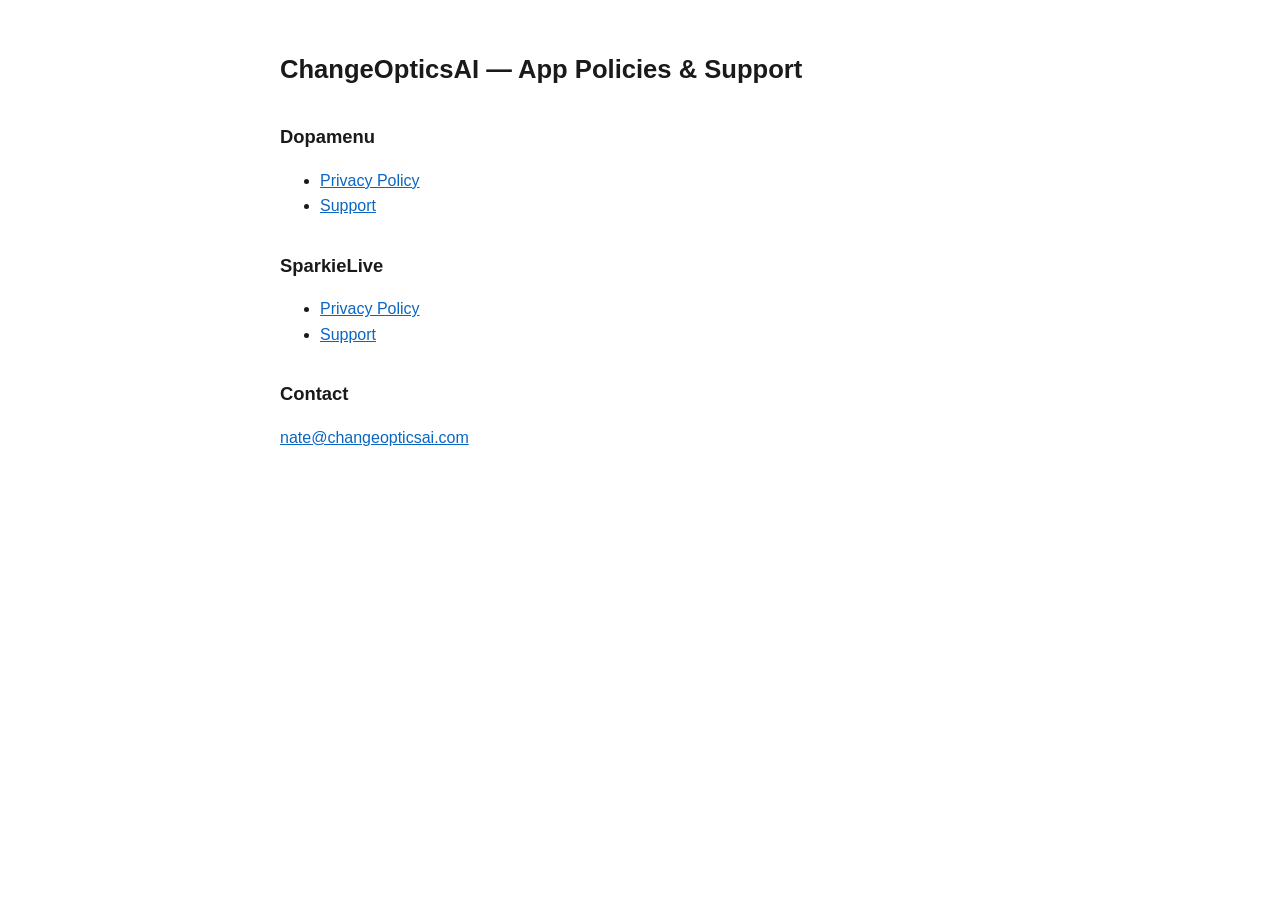
<file: index.html>
<!DOCTYPE html>
<html lang="en">
<head>
<meta charset="utf-8">
<meta name="viewport" content="width=device-width, initial-scale=1">
<title>ChangeOpticsAI — App Policies &amp; Support</title>
<style>
  body{font-family:-apple-system,BlinkMacSystemFont,"Segoe UI",Roboto,sans-serif;max-width:720px;margin:0 auto;padding:2rem 1.25rem;line-height:1.6;color:#1a1a1a;background:#fff}
  h1{font-size:1.6rem}
  h2{font-size:1.15rem;margin-top:2rem}
  a{color:#0a66c2}
  @media (prefers-color-scheme:dark){body{background:#111;color:#e8e8e8}a{color:#6ab0f3}}
</style>
</head>
<body>
<h1>ChangeOpticsAI — App Policies &amp; Support</h1>

<h2>Dopamenu</h2>
<ul>
<li><a href="dopamenu/privacy.html">Privacy Policy</a></li>
<li><a href="dopamenu/support.html">Support</a></li>
</ul>

<h2>SparkieLive</h2>
<ul>
<li><a href="sparkielive/privacy.html">Privacy Policy</a></li>
<li><a href="sparkielive/support.html">Support</a></li>
</ul>

<h2>Contact</h2>
<p><a href="mailto:nate@changeopticsai.com">nate@changeopticsai.com</a></p>
</body>
</html>
</file>
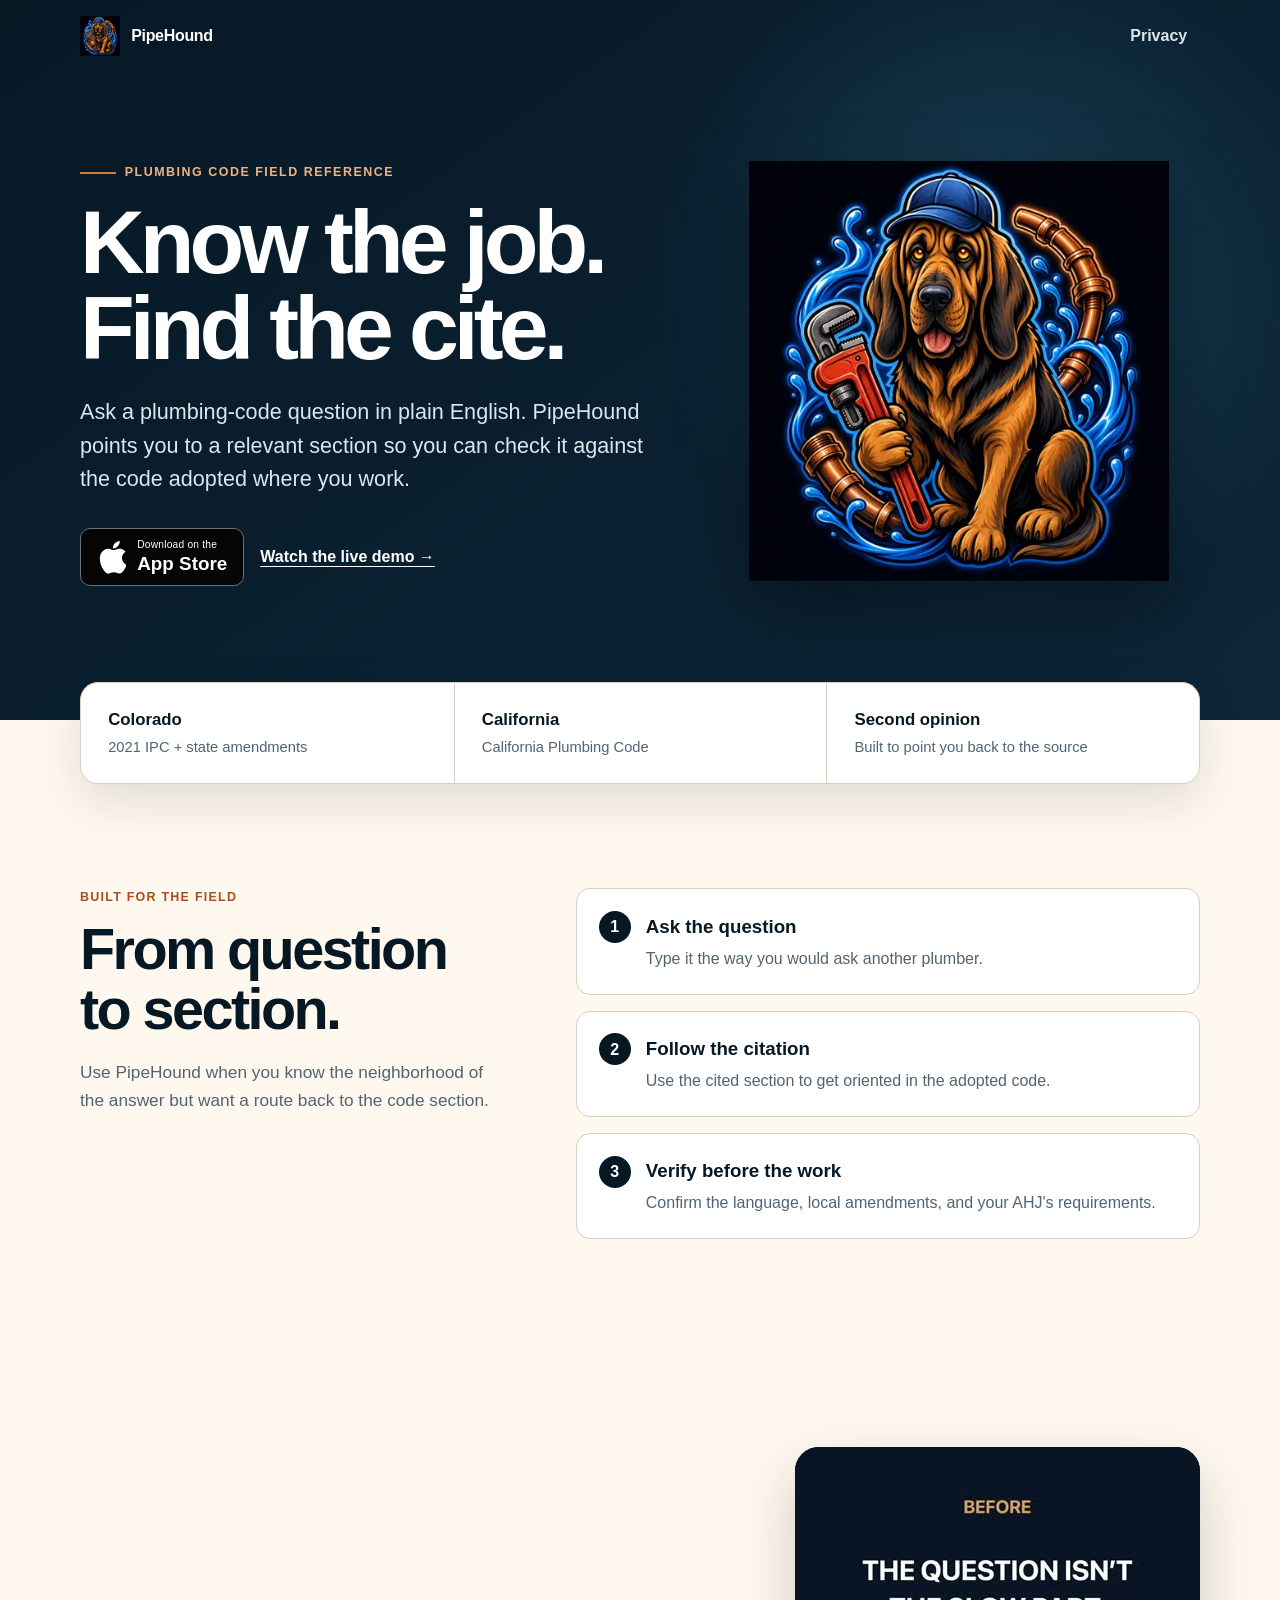
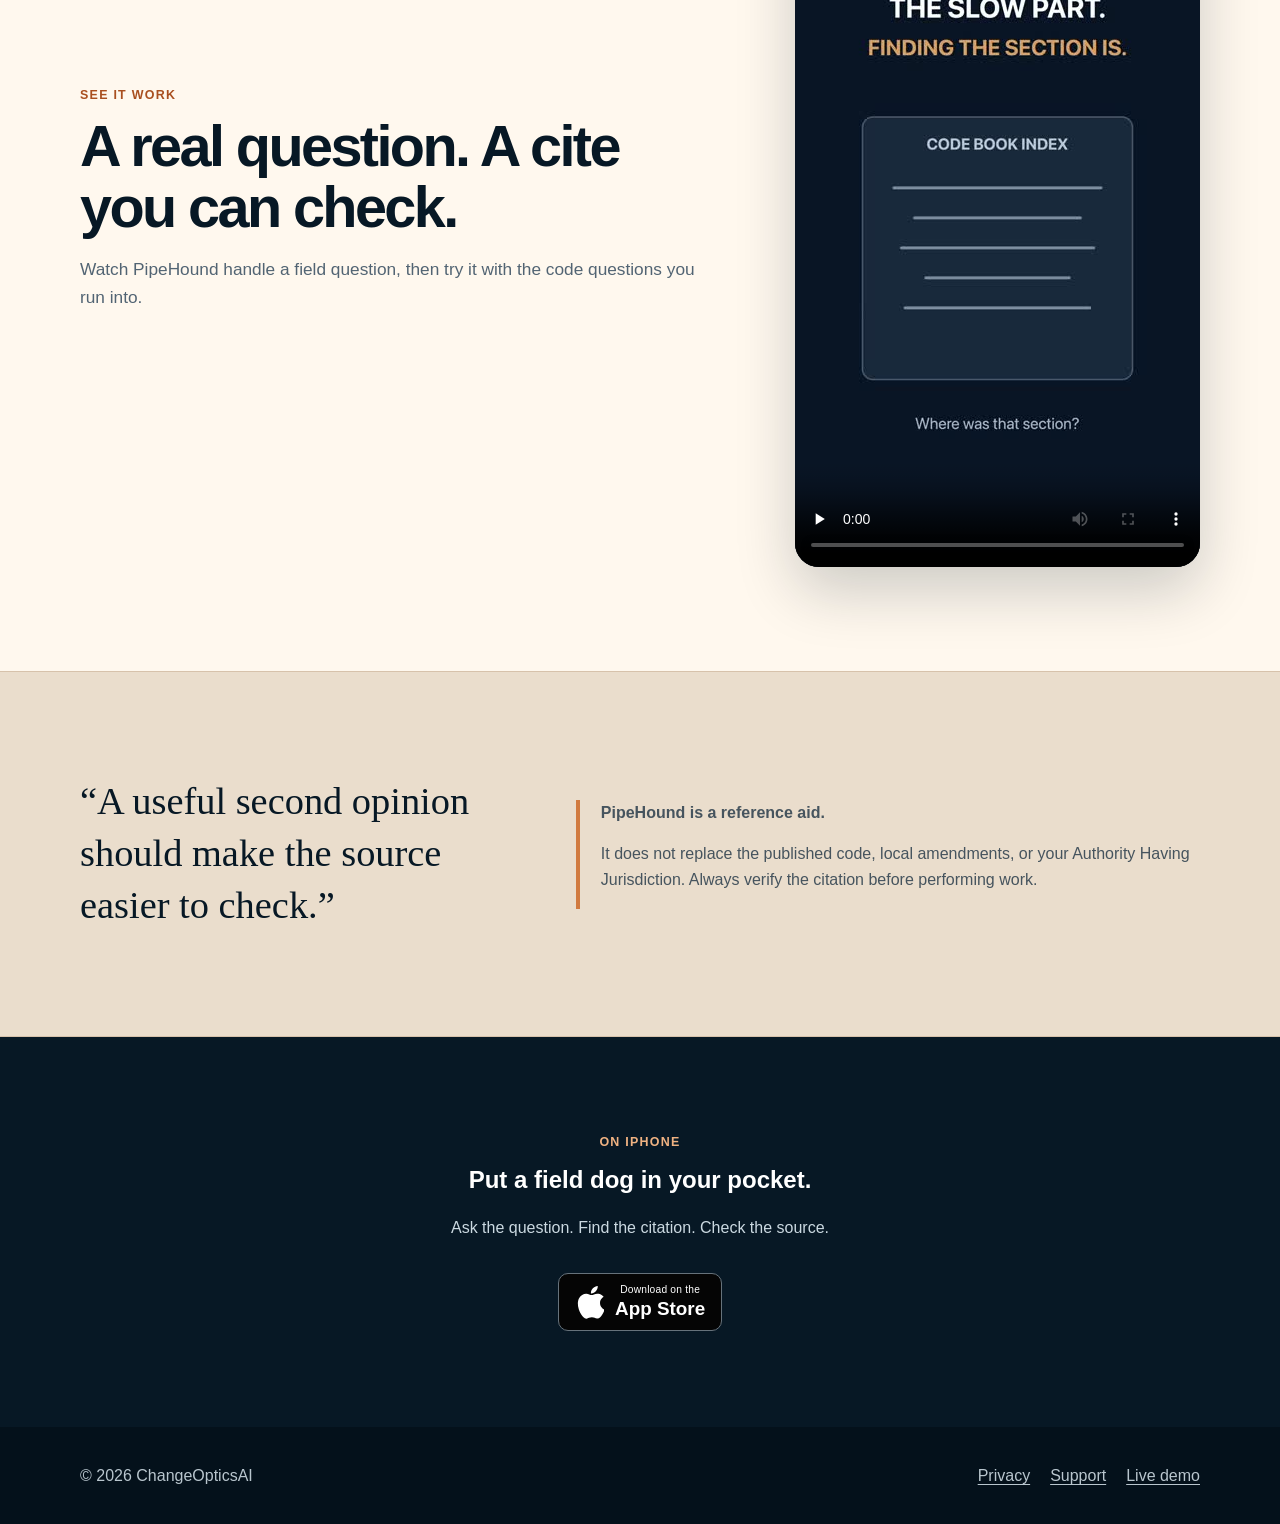
<file: pipehound/index.html>
<!doctype html>
<html lang="en">
<head>
  <meta charset="utf-8"><meta name="viewport" content="width=device-width,initial-scale=1">
  <title>PipeHound — Plumbing Code Citations in Your Pocket</title>
  <meta name="description" content="Ask PipeHound a plumbing-code question and get pointed to the relevant citation for Colorado IPC 2021 or California CPC. A second opinion built to be verified.">
  <link rel="canonical" href="https://pipehound.app/">
  <meta property="og:type" content="website"><meta property="og:site_name" content="PipeHound"><meta property="og:title" content="PipeHound — Find the cite behind the answer"><meta property="og:description" content="A plumbing-code second opinion for the field. Ask a question, follow the citation, verify it against your adopted code."><meta property="og:url" content="https://pipehound.app/"><meta property="og:image" content="https://pipehound.app/og-image.png"><meta property="og:image:width" content="1200"><meta property="og:image:height" content="630"><meta name="twitter:card" content="summary_large_image">
  <link rel="icon" href="app-icon.png"><link rel="stylesheet" href="site.css"><style>.cta .kicker{color:#efb282}.demo{background:#fff8ee}.demo-grid{display:grid;grid-template-columns:1fr minmax(280px,405px);gap:5rem;align-items:center}.demo video{display:block;width:100%;height:auto;aspect-ratio:9/16;border-radius:24px;background:#000;box-shadow:0 24px 60px rgba(7,24,37,.2)}@media(max-width:760px){.demo-grid{grid-template-columns:1fr;gap:2.25rem}.demo video{max-width:330px;margin:auto}}</style>
</head>
<body><a class="skip" href="#main">Skip to content</a>
<header class="hero"><nav class="nav wrap" aria-label="Primary"><a class="brand" href="/"><img src="hound-mark.webp" width="512" height="512" alt="">PipeHound</a><a class="nav-link" href="privacy.html">Privacy</a></nav>
<main id="main"><div class="hero-grid wrap"><div><div class="eyebrow">Plumbing code field reference</div><h1>Know the job.<br>Find the cite.</h1><p class="lead">Ask a plumbing-code question in plain English. PipeHound points you to a relevant section so you can check it against the code adopted where you work.</p><div class="actions"><a class="store-badge" href="https://apps.apple.com/app/id6790610707"><svg viewBox="0 0 24 28" aria-hidden="true"><path d="M20.7 14.9c0-3.4 2.8-5.1 3-5.2-1.6-2.3-4-2.6-4.9-2.6-2.1-.2-4 1.2-5.1 1.2-1.1 0-2.7-1.2-4.5-1.1-2.3 0-4.5 1.4-5.7 3.4-2.4 4.2-.6 10.4 1.7 13.8 1.1 1.7 2.5 3.5 4.3 3.4 1.7-.1 2.4-1.1 4.5-1.1s2.7 1.1 4.5 1c1.9 0 3-1.7 4.1-3.4 1.3-1.9 1.8-3.8 1.9-3.9-.1 0-3.8-1.5-3.8-5.5zM17.4 4.9C18.3 3.8 19 2.2 18.8.7c-1.4.1-3 .9-4 2-1 1.1-1.8 2.7-1.6 4.2 1.5.1 3.1-.8 4.2-2z"/></svg><span><small>Download on the</small><strong>App Store</strong></span></a><a class="text-link" href="https://www.instagram.com/reel/Db8tGbmkekV/">Watch the live demo&nbsp;→</a></div></div><div class="mascot"><img src="hound-mark.webp" width="512" height="512" alt="PipeHound bloodhound mascot"></div></div></header>
<div class="trust wrap" aria-label="Coverage and approach"><div><strong>Colorado</strong><span>2021 IPC + state amendments</span></div><div><strong>California</strong><span>California Plumbing Code</span></div><div><strong>Second opinion</strong><span>Built to point you back to the source</span></div></div>
<section class="section"><div class="section-grid wrap"><div><div class="kicker">Built for the field</div><h2>From question to section.</h2><p class="copy">Use PipeHound when you know the neighborhood of the answer but want a route back to the code section.</p></div><div class="steps"><article class="step"><h3>Ask the question</h3><p>Type it the way you would ask another plumber.</p></article><article class="step"><h3>Follow the citation</h3><p>Use the cited section to get oriented in the adopted code.</p></article><article class="step"><h3>Verify before the work</h3><p>Confirm the language, local amendments, and your AHJ's requirements.</p></article></div></div></section>
<section class="section demo" id="demo"><div class="demo-grid wrap"><div><div class="kicker">See it work</div><h2>A real question. A cite you can check.</h2><p class="copy">Watch PipeHound handle a field question, then try it with the code questions you run into.</p></div><video controls playsinline preload="none" poster="demo-poster.jpg" width="405" height="720" aria-label="PipeHound app demonstration"><source src="demo.mp4" type="video/mp4"><track kind="captions" src="demo-captions.vtt" srclang="en" label="English" default>Your browser does not support embedded video. <a href="demo.mp4">Open the PipeHound demo</a>.</video></div></section>
<section class="section honesty"><div class="section-grid wrap"><p class="quote">“A useful second opinion should make the source easier to check.”</p><div class="note"><strong>PipeHound is a reference aid.</strong><p>It does not replace the published code, local amendments, or your Authority Having Jurisdiction. Always verify the citation before performing work.</p></div></div></section>
<section class="cta"><div class="wrap"><div class="kicker">On iPhone</div><h2>Put a field dog in your pocket.</h2><p>Ask the question. Find the citation. Check the source.</p><a class="store-badge" href="https://apps.apple.com/app/id6790610707"><svg viewBox="0 0 24 28" aria-hidden="true"><path d="M20.7 14.9c0-3.4 2.8-5.1 3-5.2-1.6-2.3-4-2.6-4.9-2.6-2.1-.2-4 1.2-5.1 1.2-1.1 0-2.7-1.2-4.5-1.1-2.3 0-4.5 1.4-5.7 3.4-2.4 4.2-.6 10.4 1.7 13.8 1.1 1.7 2.5 3.5 4.3 3.4 1.7-.1 2.4-1.1 4.5-1.1s2.7 1.1 4.5 1c1.9 0 3-1.7 4.1-3.4 1.3-1.9 1.8-3.8 1.9-3.9-.1 0-3.8-1.5-3.8-5.5zM17.4 4.9C18.3 3.8 19 2.2 18.8.7c-1.4.1-3 .9-4 2-1 1.1-1.8 2.7-1.6 4.2 1.5.1 3.1-.8 4.2-2z"/></svg><span><small>Download on the</small><strong>App Store</strong></span></a></div></section></main>
<footer class="footer"><div class="footer-row wrap"><span>© 2026 ChangeOpticsAI</span><div class="footer-links"><a href="privacy.html">Privacy</a><a href="support.html">Support</a><a href="https://www.instagram.com/reel/Db8tGbmkekV/">Live demo</a></div></div></footer></body></html>
</file>
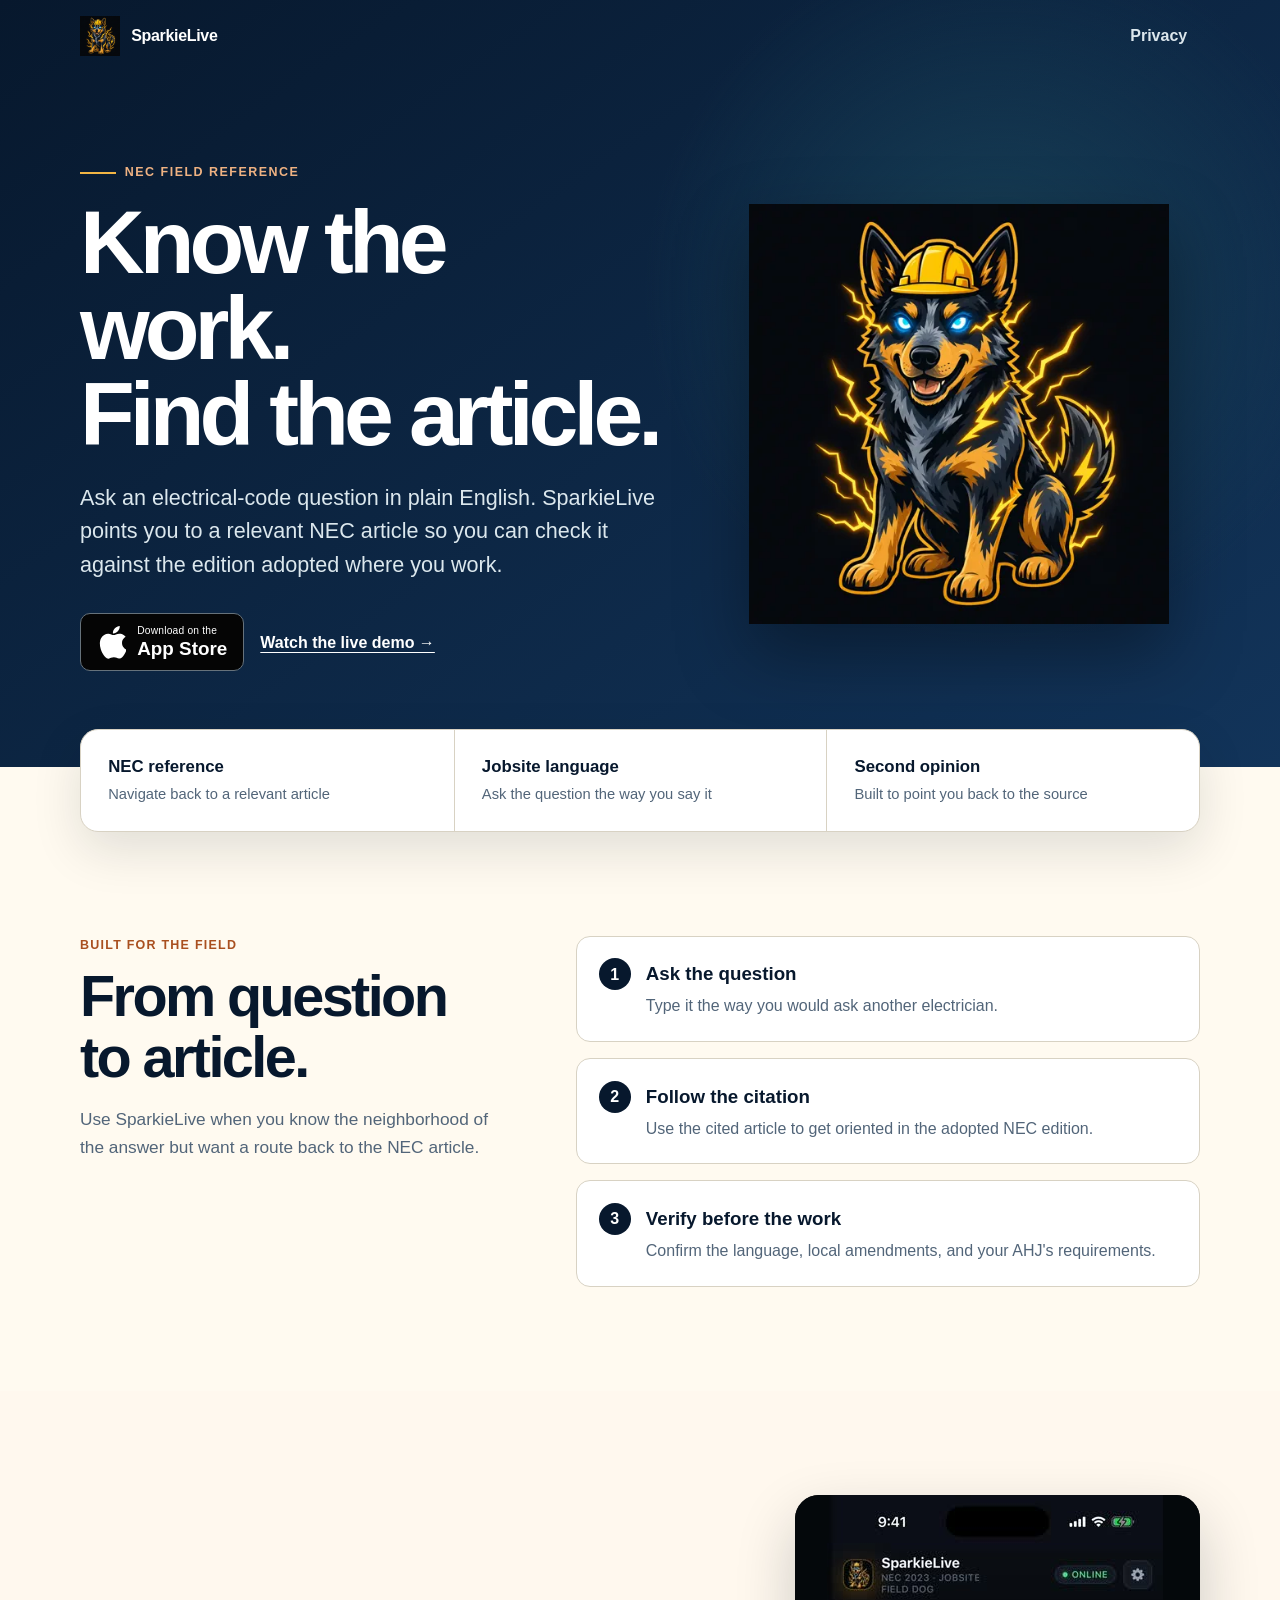
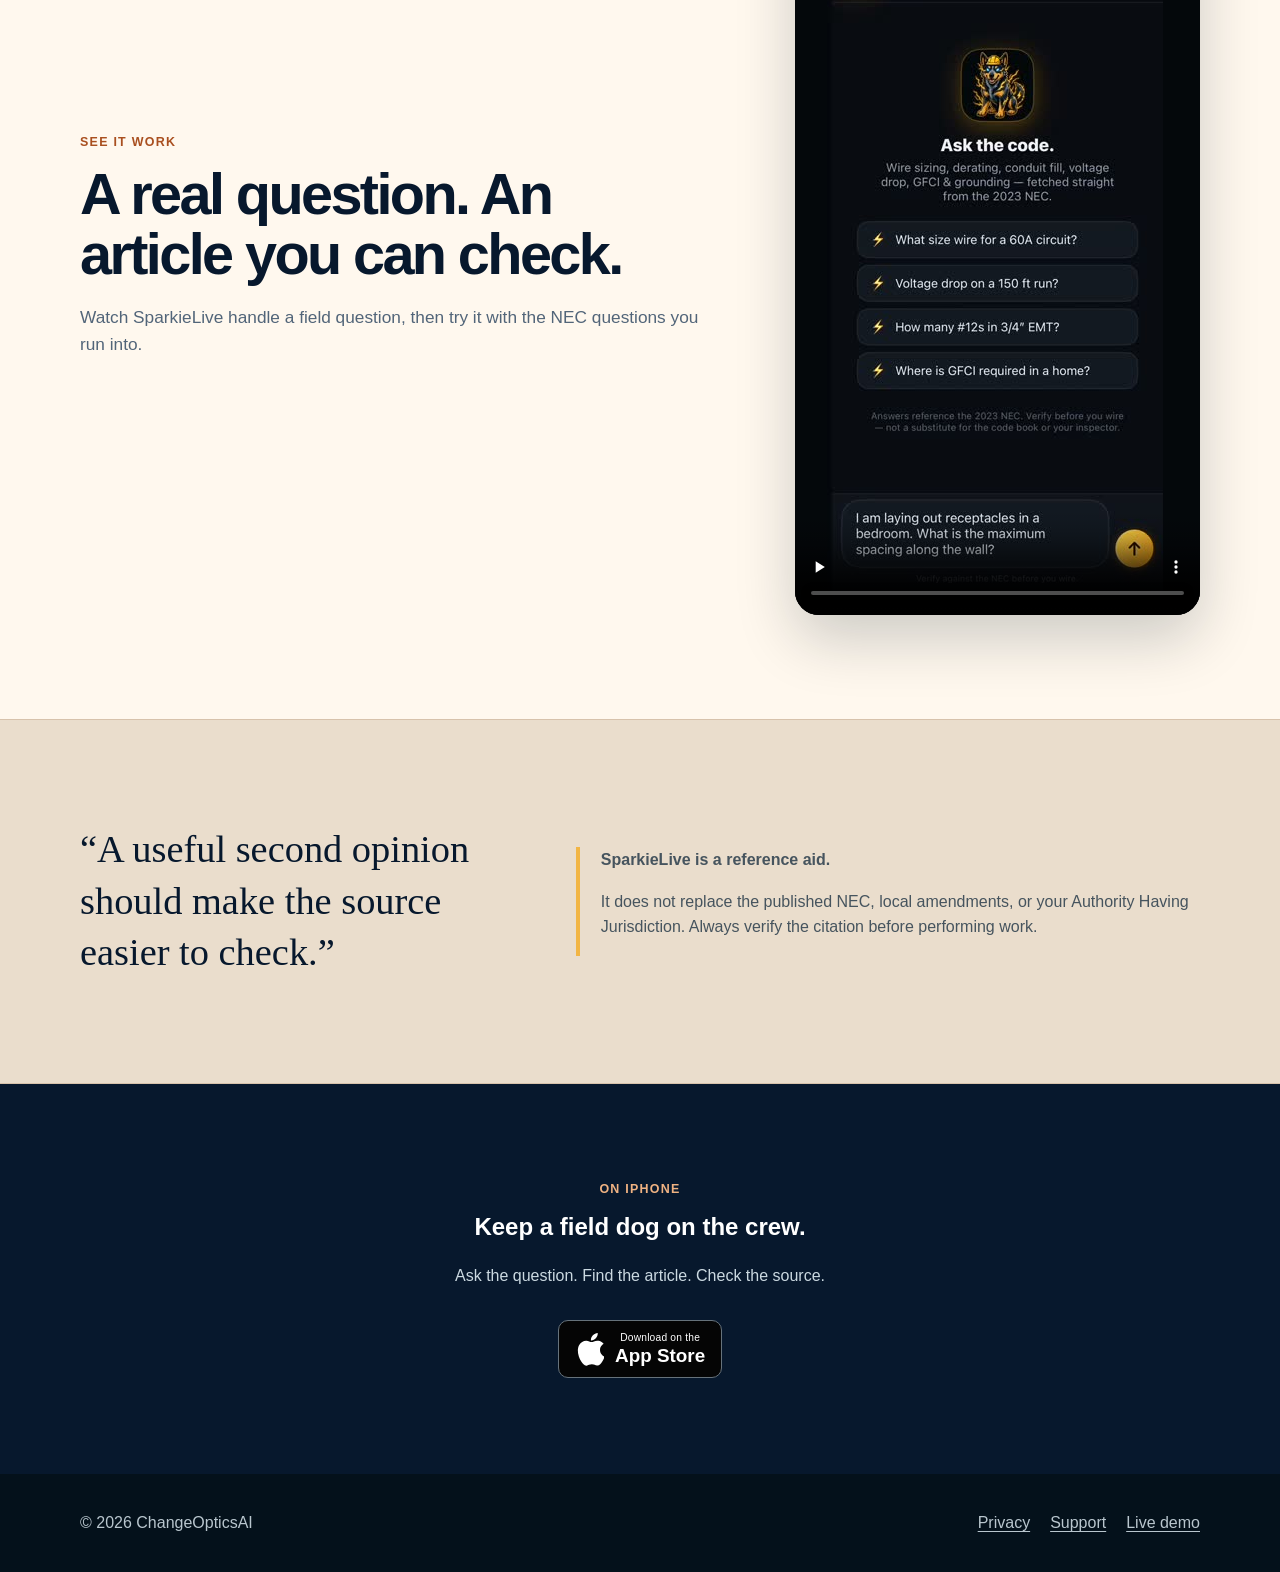
<file: sparkielive/index.html>
<!doctype html>
<html lang="en"><head><meta charset="utf-8"><meta name="viewport" content="width=device-width,initial-scale=1">
<title>SparkieLive — NEC Citations in Your Pocket</title><meta name="description" content="Ask SparkieLive an electrical-code question and get pointed to the relevant NEC article. A second opinion for electricians, built to be verified.">
<!-- Swap this origin in canonical, OG, robots.txt, and sitemap.xml when the production domain is chosen. -->
<link rel="canonical" href="https://sparkielive.app/"><meta property="og:type" content="website"><meta property="og:site_name" content="SparkieLive"><meta property="og:title" content="SparkieLive — Find the article behind the answer"><meta property="og:description" content="An NEC second opinion for the field. Ask a question, follow the article citation, verify it against the adopted code."><meta property="og:url" content="https://sparkielive.app/"><meta property="og:image" content="https://sparkielive.app/og-image.png"><meta property="og:image:width" content="1200"><meta property="og:image:height" content="630"><meta name="twitter:card" content="summary_large_image"><link rel="icon" href="app-icon.png"><link rel="stylesheet" href="site.css"><style>.cta .kicker{color:#efb282}.demo{background:#fff8ee}.demo-grid{display:grid;grid-template-columns:1fr minmax(280px,405px);gap:5rem;align-items:center}.demo video{display:block;width:100%;height:auto;aspect-ratio:9/16;border-radius:24px;background:#000;box-shadow:0 24px 60px rgba(7,24,37,.2)}@media(max-width:760px){.demo-grid{grid-template-columns:1fr;gap:2.25rem}.demo video{max-width:330px;margin:auto}}</style></head>
<body><a class="skip" href="#main">Skip to content</a><header class="hero"><nav class="nav wrap" aria-label="Primary"><a class="brand" href="/"><img src="sparkie-mark.webp" width="512" height="512" alt="">SparkieLive</a><a class="nav-link" href="privacy.html">Privacy</a></nav><main id="main"><div class="hero-grid wrap"><div><div class="eyebrow">NEC field reference</div><h1>Know the work.<br>Find the article.</h1><p class="lead">Ask an electrical-code question in plain English. SparkieLive points you to a relevant NEC article so you can check it against the edition adopted where you work.</p><div class="actions"><a class="store-badge" href="https://apps.apple.com/app/id6789219792"><svg viewBox="0 0 24 28" aria-hidden="true"><path d="M20.7 14.9c0-3.4 2.8-5.1 3-5.2-1.6-2.3-4-2.6-4.9-2.6-2.1-.2-4 1.2-5.1 1.2-1.1 0-2.7-1.2-4.5-1.1-2.3 0-4.5 1.4-5.7 3.4-2.4 4.2-.6 10.4 1.7 13.8 1.1 1.7 2.5 3.5 4.3 3.4 1.7-.1 2.4-1.1 4.5-1.1s2.7 1.1 4.5 1c1.9 0 3-1.7 4.1-3.4 1.3-1.9 1.8-3.8 1.9-3.9-.1 0-3.8-1.5-3.8-5.5zM17.4 4.9C18.3 3.8 19 2.2 18.8.7c-1.4.1-3 .9-4 2-1 1.1-1.8 2.7-1.6 4.2 1.5.1 3.1-.8 4.2-2z"/></svg><span><small>Download on the</small><strong>App Store</strong></span></a><a class="text-link" href="https://www.instagram.com/reel/Db8wL7njBt0/">Watch the live demo&nbsp;→</a></div></div><div class="mascot"><img src="sparkie-mark.webp" width="512" height="512" alt="SparkieLive field-dog mascot"></div></div></header>
<div class="trust wrap" aria-label="Coverage and approach"><div><strong>NEC reference</strong><span>Navigate back to a relevant article</span></div><div><strong>Jobsite language</strong><span>Ask the question the way you say it</span></div><div><strong>Second opinion</strong><span>Built to point you back to the source</span></div></div>
<section class="section"><div class="section-grid wrap"><div><div class="kicker">Built for the field</div><h2>From question to article.</h2><p class="copy">Use SparkieLive when you know the neighborhood of the answer but want a route back to the NEC article.</p></div><div class="steps"><article class="step"><h3>Ask the question</h3><p>Type it the way you would ask another electrician.</p></article><article class="step"><h3>Follow the citation</h3><p>Use the cited article to get oriented in the adopted NEC edition.</p></article><article class="step"><h3>Verify before the work</h3><p>Confirm the language, local amendments, and your AHJ's requirements.</p></article></div></div></section>
<section class="section demo" id="demo"><div class="demo-grid wrap"><div><div class="kicker">See it work</div><h2>A real question. An article you can check.</h2><p class="copy">Watch SparkieLive handle a field question, then try it with the NEC questions you run into.</p></div><video controls playsinline preload="none" poster="demo-poster.jpg" width="405" height="720" aria-label="SparkieLive app demonstration"><source src="demo.mp4" type="video/mp4"><track kind="captions" src="demo-captions.vtt" srclang="en" label="English" default>Your browser does not support embedded video. <a href="demo.mp4">Open the SparkieLive demo</a>.</video></div></section>
<section class="section honesty"><div class="section-grid wrap"><p class="quote">“A useful second opinion should make the source easier to check.”</p><div class="note"><strong>SparkieLive is a reference aid.</strong><p>It does not replace the published NEC, local amendments, or your Authority Having Jurisdiction. Always verify the citation before performing work.</p></div></div></section>
<section class="cta"><div class="wrap"><div class="kicker">On iPhone</div><h2>Keep a field dog on the crew.</h2><p>Ask the question. Find the article. Check the source.</p><a class="store-badge" href="https://apps.apple.com/app/id6789219792"><svg viewBox="0 0 24 28" aria-hidden="true"><path d="M20.7 14.9c0-3.4 2.8-5.1 3-5.2-1.6-2.3-4-2.6-4.9-2.6-2.1-.2-4 1.2-5.1 1.2-1.1 0-2.7-1.2-4.5-1.1-2.3 0-4.5 1.4-5.7 3.4-2.4 4.2-.6 10.4 1.7 13.8 1.1 1.7 2.5 3.5 4.3 3.4 1.7-.1 2.4-1.1 4.5-1.1s2.7 1.1 4.5 1c1.9 0 3-1.7 4.1-3.4 1.3-1.9 1.8-3.8 1.9-3.9-.1 0-3.8-1.5-3.8-5.5zM17.4 4.9C18.3 3.8 19 2.2 18.8.7c-1.4.1-3 .9-4 2-1 1.1-1.8 2.7-1.6 4.2 1.5.1 3.1-.8 4.2-2z"/></svg><span><small>Download on the</small><strong>App Store</strong></span></a></div></section></main><footer class="footer"><div class="footer-row wrap"><span>© 2026 ChangeOpticsAI</span><div class="footer-links"><a href="privacy.html">Privacy</a><a href="support.html">Support</a><a href="https://www.instagram.com/reel/Db8wL7njBt0/">Live demo</a></div></div></footer></body></html>
</file>
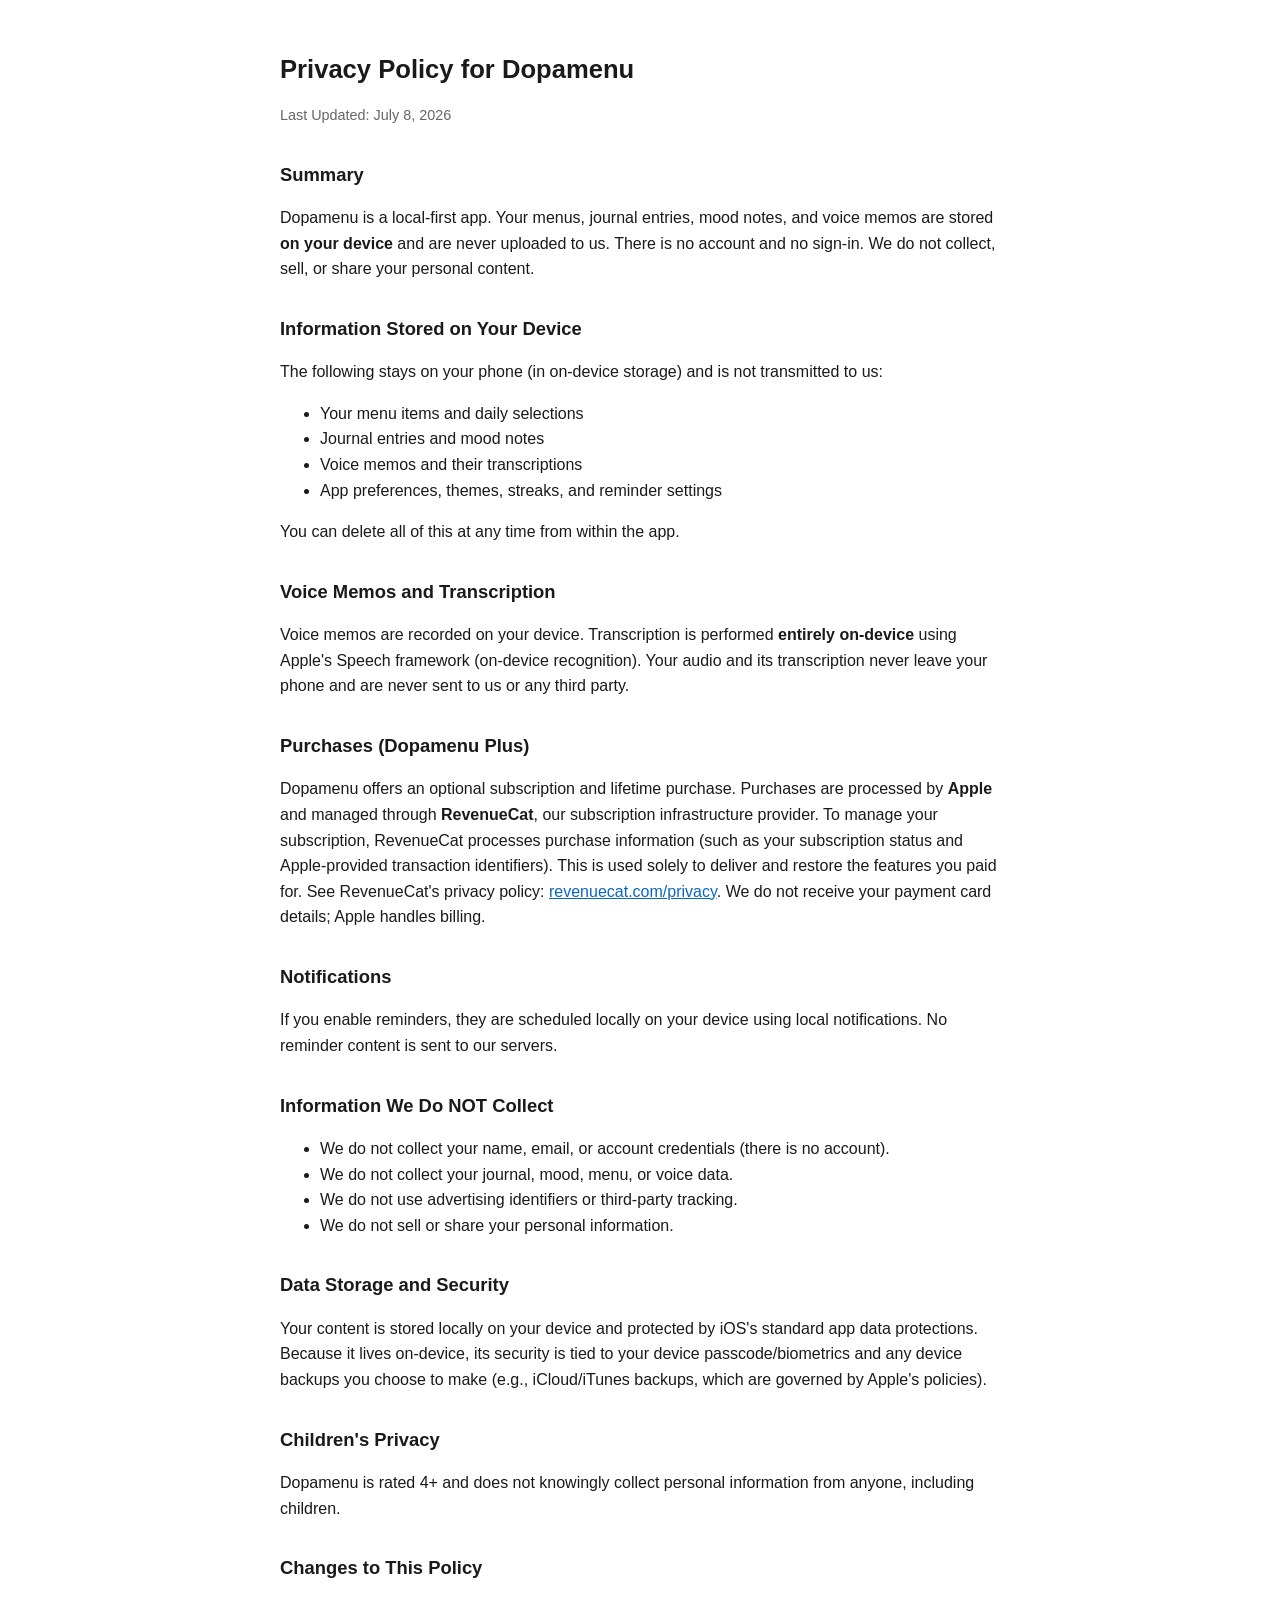
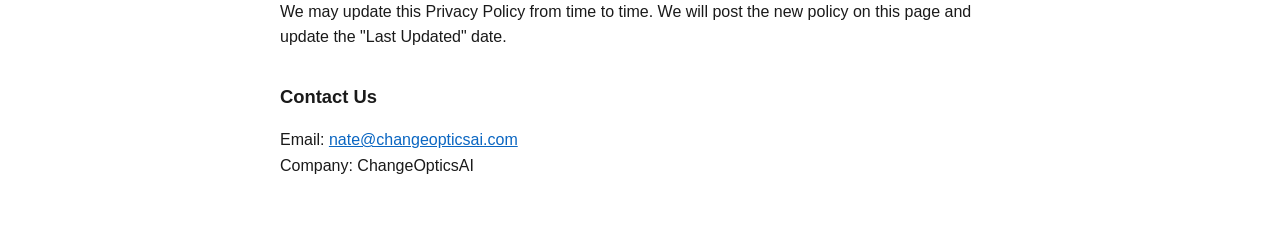
<file: dopamenu/privacy.html>
<!DOCTYPE html>
<html lang="en">
<head>
<meta charset="utf-8">
<meta name="viewport" content="width=device-width, initial-scale=1">
<title>Privacy Policy — Dopamenu</title>
<style>
  body{font-family:-apple-system,BlinkMacSystemFont,"Segoe UI",Roboto,sans-serif;max-width:720px;margin:0 auto;padding:2rem 1.25rem;line-height:1.6;color:#1a1a1a;background:#fff}
  h1{font-size:1.6rem;margin-bottom:.25rem}
  h2{font-size:1.15rem;margin-top:2rem}
  .meta{color:#666;font-size:.9rem;margin-bottom:2rem}
  a{color:#0a66c2}
  @media (prefers-color-scheme:dark){body{background:#111;color:#e8e8e8}.meta{color:#999}a{color:#6ab0f3}}
</style>
</head>
<body>
<h1>Privacy Policy for Dopamenu</h1>
<p class="meta">Last Updated: July 8, 2026</p>

<h2>Summary</h2>
<p>Dopamenu is a local-first app. Your menus, journal entries, mood notes, and voice memos are stored <strong>on your device</strong> and are never uploaded to us. There is no account and no sign-in. We do not collect, sell, or share your personal content.</p>

<h2>Information Stored on Your Device</h2>
<p>The following stays on your phone (in on-device storage) and is not transmitted to us:</p>
<ul>
<li>Your menu items and daily selections</li>
<li>Journal entries and mood notes</li>
<li>Voice memos and their transcriptions</li>
<li>App preferences, themes, streaks, and reminder settings</li>
</ul>
<p>You can delete all of this at any time from within the app.</p>

<h2>Voice Memos and Transcription</h2>
<p>Voice memos are recorded on your device. Transcription is performed <strong>entirely on-device</strong> using Apple's Speech framework (on-device recognition). Your audio and its transcription never leave your phone and are never sent to us or any third party.</p>

<h2>Purchases (Dopamenu Plus)</h2>
<p>Dopamenu offers an optional subscription and lifetime purchase. Purchases are processed by <strong>Apple</strong> and managed through <strong>RevenueCat</strong>, our subscription infrastructure provider. To manage your subscription, RevenueCat processes purchase information (such as your subscription status and Apple-provided transaction identifiers). This is used solely to deliver and restore the features you paid for. See RevenueCat's privacy policy: <a href="https://www.revenuecat.com/privacy">revenuecat.com/privacy</a>. We do not receive your payment card details; Apple handles billing.</p>

<h2>Notifications</h2>
<p>If you enable reminders, they are scheduled locally on your device using local notifications. No reminder content is sent to our servers.</p>

<h2>Information We Do NOT Collect</h2>
<ul>
<li>We do not collect your name, email, or account credentials (there is no account).</li>
<li>We do not collect your journal, mood, menu, or voice data.</li>
<li>We do not use advertising identifiers or third-party tracking.</li>
<li>We do not sell or share your personal information.</li>
</ul>

<h2>Data Storage and Security</h2>
<p>Your content is stored locally on your device and protected by iOS's standard app data protections. Because it lives on-device, its security is tied to your device passcode/biometrics and any device backups you choose to make (e.g., iCloud/iTunes backups, which are governed by Apple's policies).</p>

<h2>Children's Privacy</h2>
<p>Dopamenu is rated 4+ and does not knowingly collect personal information from anyone, including children.</p>

<h2>Changes to This Policy</h2>
<p>We may update this Privacy Policy from time to time. We will post the new policy on this page and update the "Last Updated" date.</p>

<h2>Contact Us</h2>
<p>Email: <a href="mailto:nate@changeopticsai.com">nate@changeopticsai.com</a><br>
Company: ChangeOpticsAI</p>
</body>
</html>
</file>
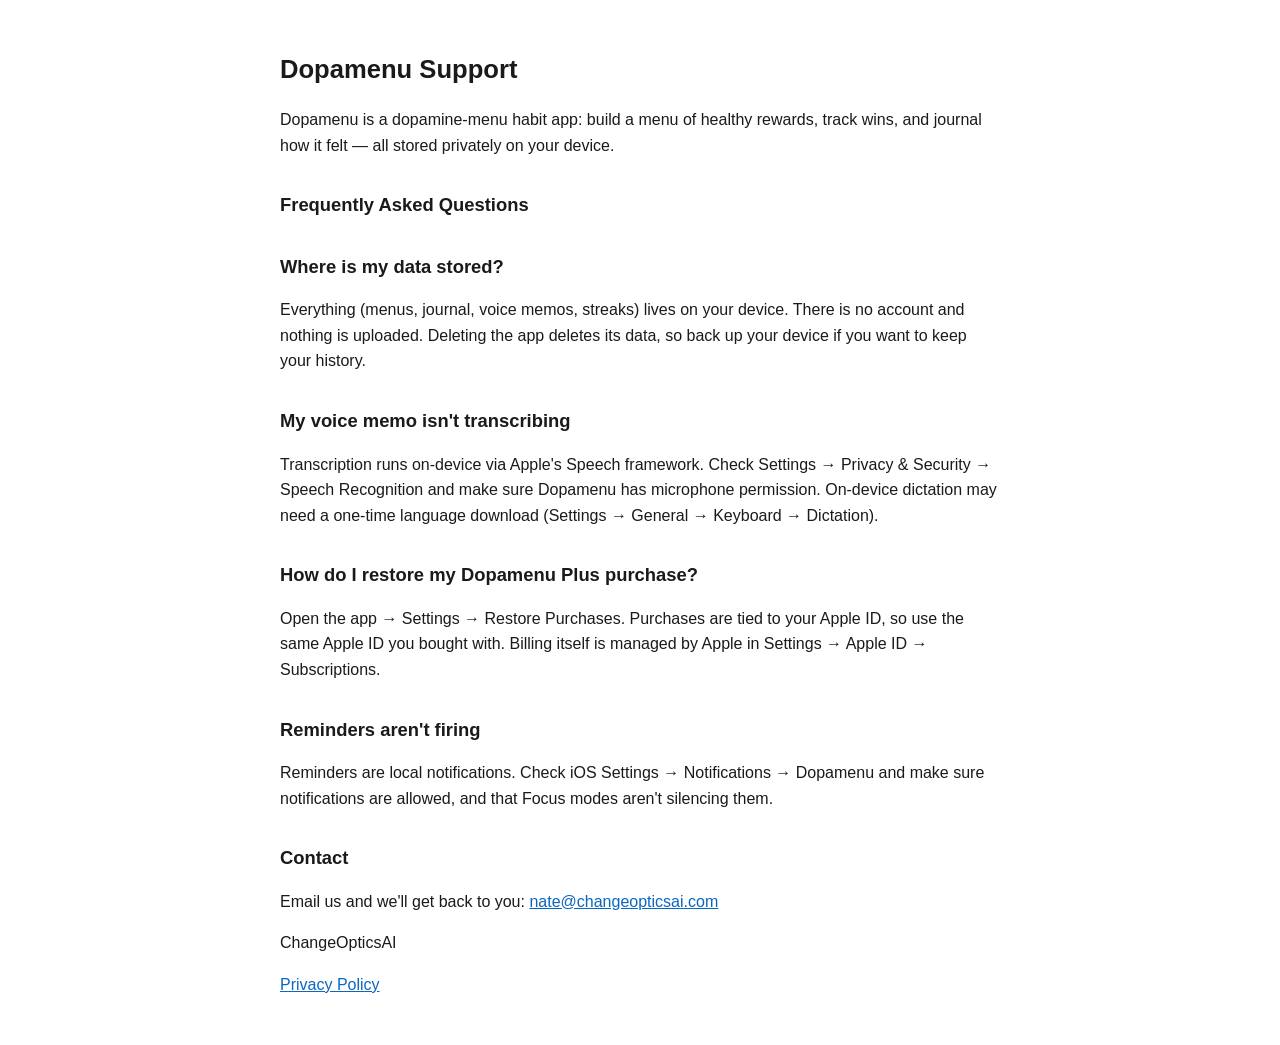
<file: dopamenu/support.html>
<!DOCTYPE html>
<html lang="en">
<head>
<meta charset="utf-8">
<meta name="viewport" content="width=device-width, initial-scale=1">
<title>Support — Dopamenu</title>
<style>
  body{font-family:-apple-system,BlinkMacSystemFont,"Segoe UI",Roboto,sans-serif;max-width:720px;margin:0 auto;padding:2rem 1.25rem;line-height:1.6;color:#1a1a1a;background:#fff}
  h1{font-size:1.6rem}
  h2{font-size:1.15rem;margin-top:2rem}
  a{color:#0a66c2}
  @media (prefers-color-scheme:dark){body{background:#111;color:#e8e8e8}a{color:#6ab0f3}}
</style>
</head>
<body>
<h1>Dopamenu Support</h1>
<p>Dopamenu is a dopamine-menu habit app: build a menu of healthy rewards, track wins, and journal how it felt — all stored privately on your device.</p>

<h2>Frequently Asked Questions</h2>

<h2>Where is my data stored?</h2>
<p>Everything (menus, journal, voice memos, streaks) lives on your device. There is no account and nothing is uploaded. Deleting the app deletes its data, so back up your device if you want to keep your history.</p>

<h2>My voice memo isn't transcribing</h2>
<p>Transcription runs on-device via Apple's Speech framework. Check Settings → Privacy &amp; Security → Speech Recognition and make sure Dopamenu has microphone permission. On-device dictation may need a one-time language download (Settings → General → Keyboard → Dictation).</p>

<h2>How do I restore my Dopamenu Plus purchase?</h2>
<p>Open the app → Settings → Restore Purchases. Purchases are tied to your Apple ID, so use the same Apple ID you bought with. Billing itself is managed by Apple in Settings → Apple ID → Subscriptions.</p>

<h2>Reminders aren't firing</h2>
<p>Reminders are local notifications. Check iOS Settings → Notifications → Dopamenu and make sure notifications are allowed, and that Focus modes aren't silencing them.</p>

<h2>Contact</h2>
<p>Email us and we'll get back to you: <a href="mailto:nate@changeopticsai.com">nate@changeopticsai.com</a></p>
<p>ChangeOpticsAI</p>

<p><a href="privacy.html">Privacy Policy</a></p>
</body>
</html>
</file>
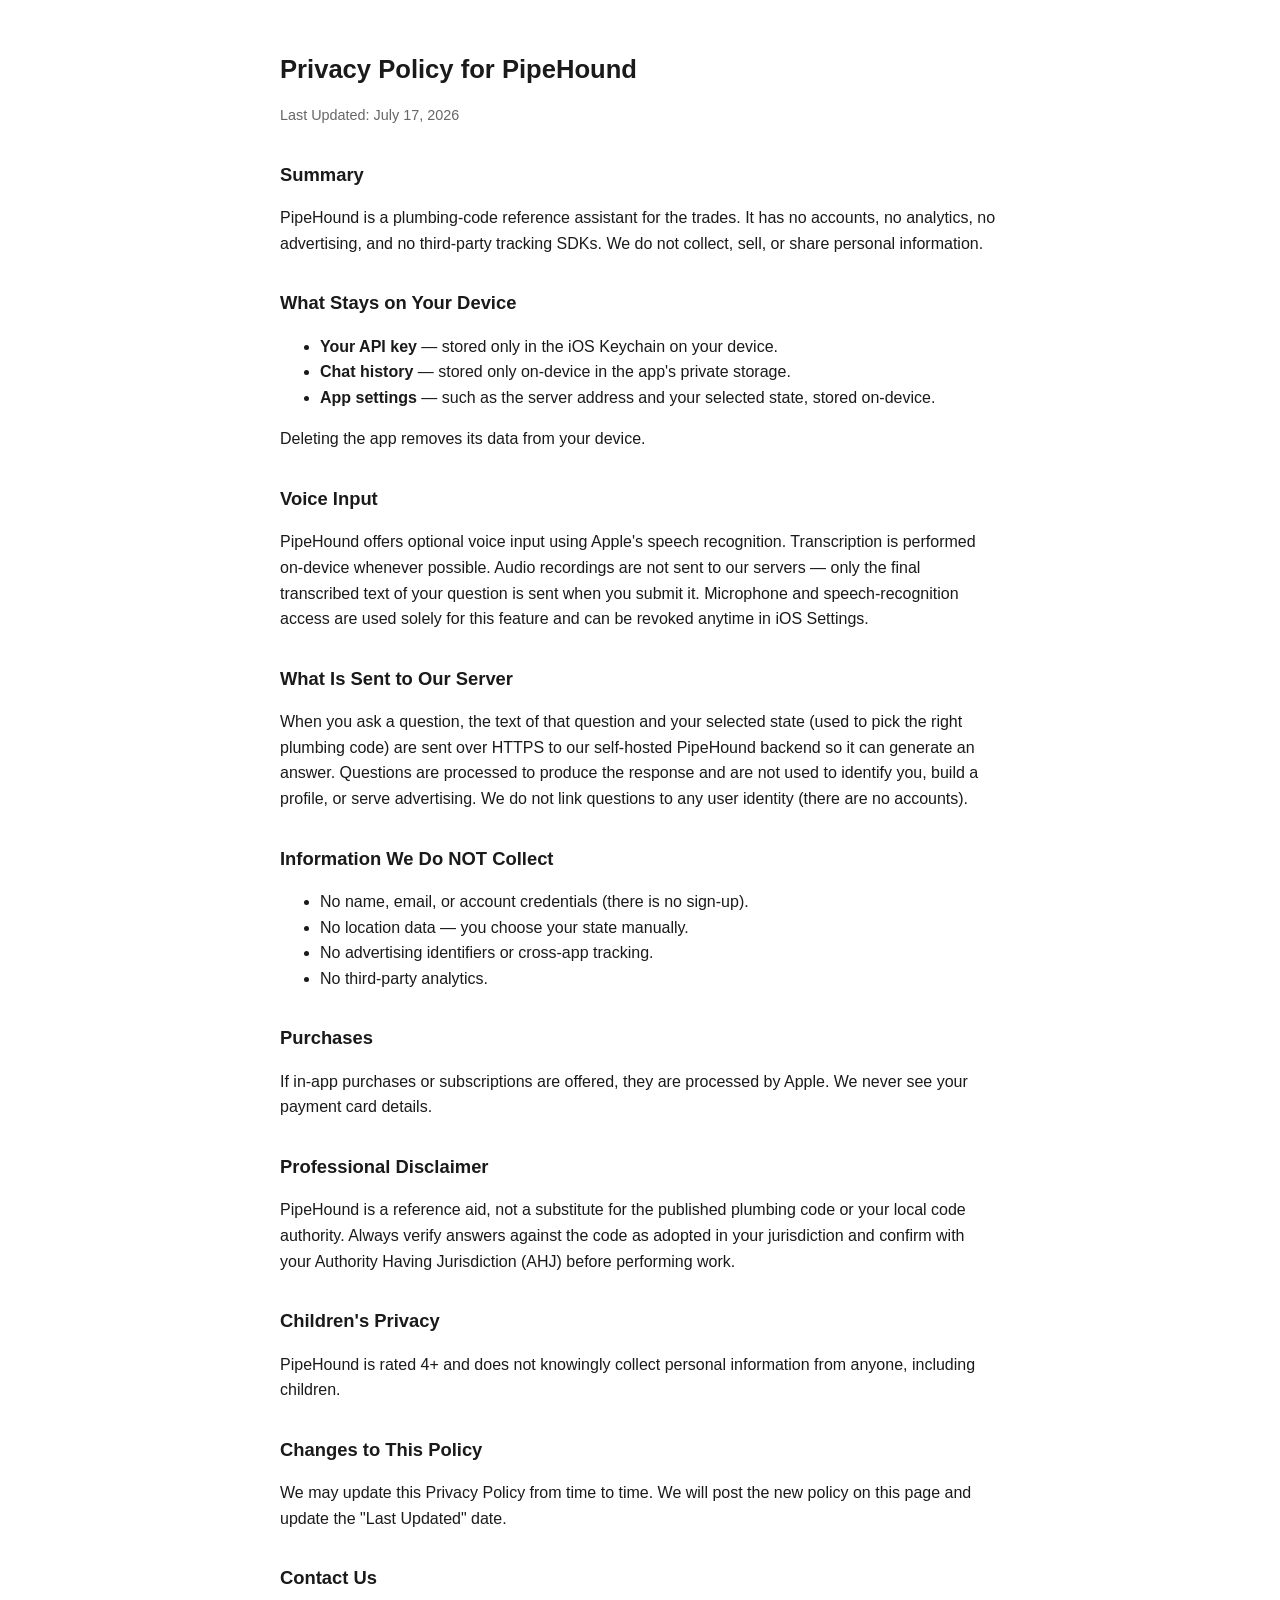
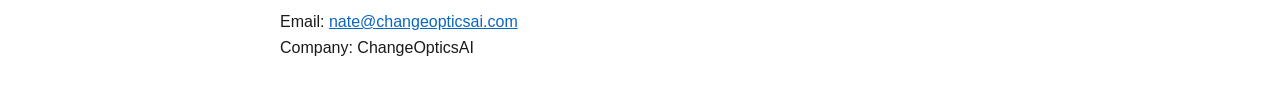
<file: pipehound/privacy.html>
<!DOCTYPE html>
<html lang="en">
<head>
<meta charset="utf-8">
<meta name="viewport" content="width=device-width, initial-scale=1">
<title>Privacy Policy — PipeHound</title>
<style>
  body{font-family:-apple-system,BlinkMacSystemFont,"Segoe UI",Roboto,sans-serif;max-width:720px;margin:0 auto;padding:2rem 1.25rem;line-height:1.6;color:#1a1a1a;background:#fff}
  h1{font-size:1.6rem;margin-bottom:.25rem}
  h2{font-size:1.15rem;margin-top:2rem}
  .meta{color:#666;font-size:.9rem;margin-bottom:2rem}
  a{color:#0a66c2}
  @media (prefers-color-scheme:dark){body{background:#111;color:#e8e8e8}.meta{color:#999}a{color:#6ab0f3}}
</style>
</head>
<body>
<h1>Privacy Policy for PipeHound</h1>
<p class="meta">Last Updated: July 17, 2026</p>

<h2>Summary</h2>
<p>PipeHound is a plumbing-code reference assistant for the trades. It has no accounts, no analytics, no advertising, and no third-party tracking SDKs. We do not collect, sell, or share personal information.</p>

<h2>What Stays on Your Device</h2>
<ul>
<li><strong>Your API key</strong> — stored only in the iOS Keychain on your device.</li>
<li><strong>Chat history</strong> — stored only on-device in the app's private storage.</li>
<li><strong>App settings</strong> — such as the server address and your selected state, stored on-device.</li>
</ul>
<p>Deleting the app removes its data from your device.</p>

<h2>Voice Input</h2>
<p>PipeHound offers optional voice input using Apple's speech recognition. Transcription is performed on-device whenever possible. Audio recordings are not sent to our servers — only the final transcribed text of your question is sent when you submit it. Microphone and speech-recognition access are used solely for this feature and can be revoked anytime in iOS Settings.</p>

<h2>What Is Sent to Our Server</h2>
<p>When you ask a question, the text of that question and your selected state (used to pick the right plumbing code) are sent over HTTPS to our self-hosted PipeHound backend so it can generate an answer. Questions are processed to produce the response and are not used to identify you, build a profile, or serve advertising. We do not link questions to any user identity (there are no accounts).</p>

<h2>Information We Do NOT Collect</h2>
<ul>
<li>No name, email, or account credentials (there is no sign-up).</li>
<li>No location data — you choose your state manually.</li>
<li>No advertising identifiers or cross-app tracking.</li>
<li>No third-party analytics.</li>
</ul>

<h2>Purchases</h2>
<p>If in-app purchases or subscriptions are offered, they are processed by Apple. We never see your payment card details.</p>

<h2>Professional Disclaimer</h2>
<p>PipeHound is a reference aid, not a substitute for the published plumbing code or your local code authority. Always verify answers against the code as adopted in your jurisdiction and confirm with your Authority Having Jurisdiction (AHJ) before performing work.</p>

<h2>Children's Privacy</h2>
<p>PipeHound is rated 4+ and does not knowingly collect personal information from anyone, including children.</p>

<h2>Changes to This Policy</h2>
<p>We may update this Privacy Policy from time to time. We will post the new policy on this page and update the "Last Updated" date.</p>

<h2>Contact Us</h2>
<p>Email: <a href="mailto:nate@changeopticsai.com">nate@changeopticsai.com</a><br>
Company: ChangeOpticsAI</p>
</body>
</html>
</file>
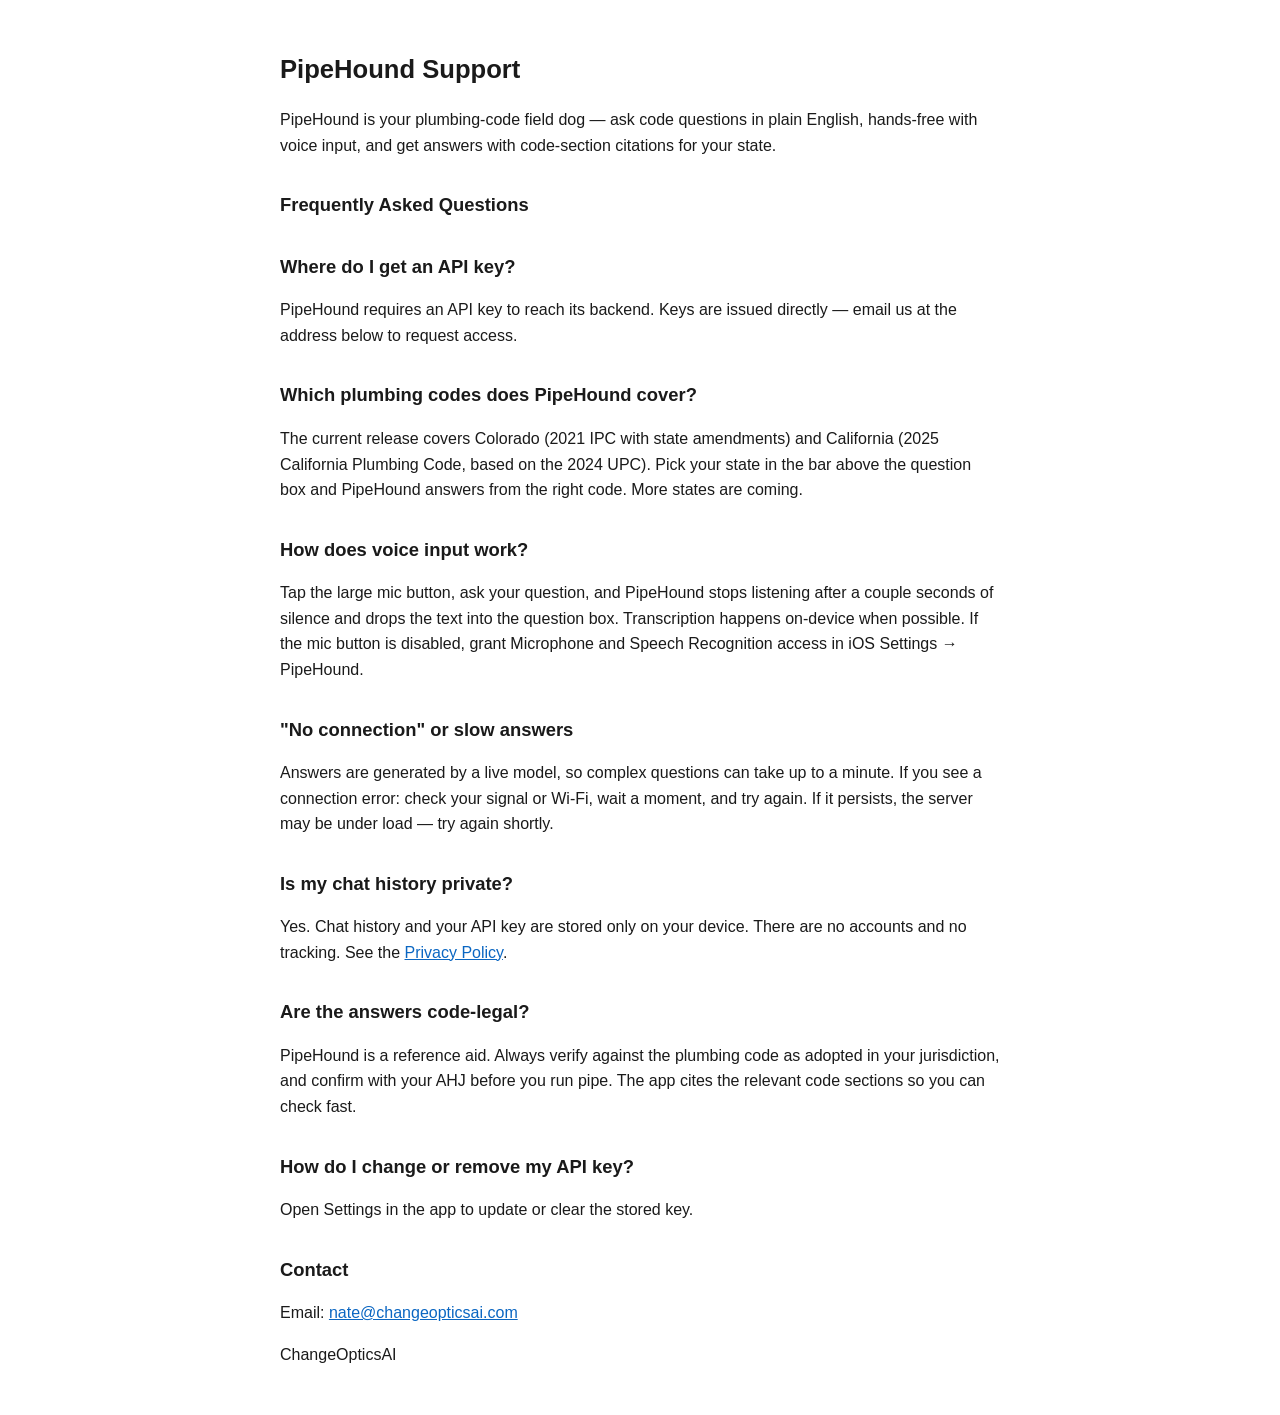
<file: pipehound/support.html>
<!DOCTYPE html>
<html lang="en">
<head>
<meta charset="utf-8">
<meta name="viewport" content="width=device-width, initial-scale=1">
<title>Support — PipeHound</title>
<style>
  body{font-family:-apple-system,BlinkMacSystemFont,"Segoe UI",Roboto,sans-serif;max-width:720px;margin:0 auto;padding:2rem 1.25rem;line-height:1.6;color:#1a1a1a;background:#fff}
  h1{font-size:1.6rem}
  h2{font-size:1.15rem;margin-top:2rem}
  a{color:#0a66c2}
  @media (prefers-color-scheme:dark){body{background:#111;color:#e8e8e8}a{color:#6ab0f3}}
</style>
</head>
<body>
<h1>PipeHound Support</h1>
<p>PipeHound is your plumbing-code field dog — ask code questions in plain English, hands-free with voice input, and get answers with code-section citations for your state.</p>

<h2>Frequently Asked Questions</h2>

<h2>Where do I get an API key?</h2>
<p>PipeHound requires an API key to reach its backend. Keys are issued directly — email us at the address below to request access.</p>

<h2>Which plumbing codes does PipeHound cover?</h2>
<p>The current release covers Colorado (2021 IPC with state amendments) and California (2025 California Plumbing Code, based on the 2024 UPC). Pick your state in the bar above the question box and PipeHound answers from the right code. More states are coming.</p>

<h2>How does voice input work?</h2>
<p>Tap the large mic button, ask your question, and PipeHound stops listening after a couple seconds of silence and drops the text into the question box. Transcription happens on-device when possible. If the mic button is disabled, grant Microphone and Speech Recognition access in iOS Settings → PipeHound.</p>

<h2>"No connection" or slow answers</h2>
<p>Answers are generated by a live model, so complex questions can take up to a minute. If you see a connection error: check your signal or Wi-Fi, wait a moment, and try again. If it persists, the server may be under load — try again shortly.</p>

<h2>Is my chat history private?</h2>
<p>Yes. Chat history and your API key are stored only on your device. There are no accounts and no tracking. See the <a href="privacy.html">Privacy Policy</a>.</p>

<h2>Are the answers code-legal?</h2>
<p>PipeHound is a reference aid. Always verify against the plumbing code as adopted in your jurisdiction, and confirm with your AHJ before you run pipe. The app cites the relevant code sections so you can check fast.</p>

<h2>How do I change or remove my API key?</h2>
<p>Open Settings in the app to update or clear the stored key.</p>

<h2>Contact</h2>
<p>Email: <a href="mailto:nate@changeopticsai.com">nate@changeopticsai.com</a></p>
<p>ChangeOpticsAI</p>
</body>
</html>
</file>
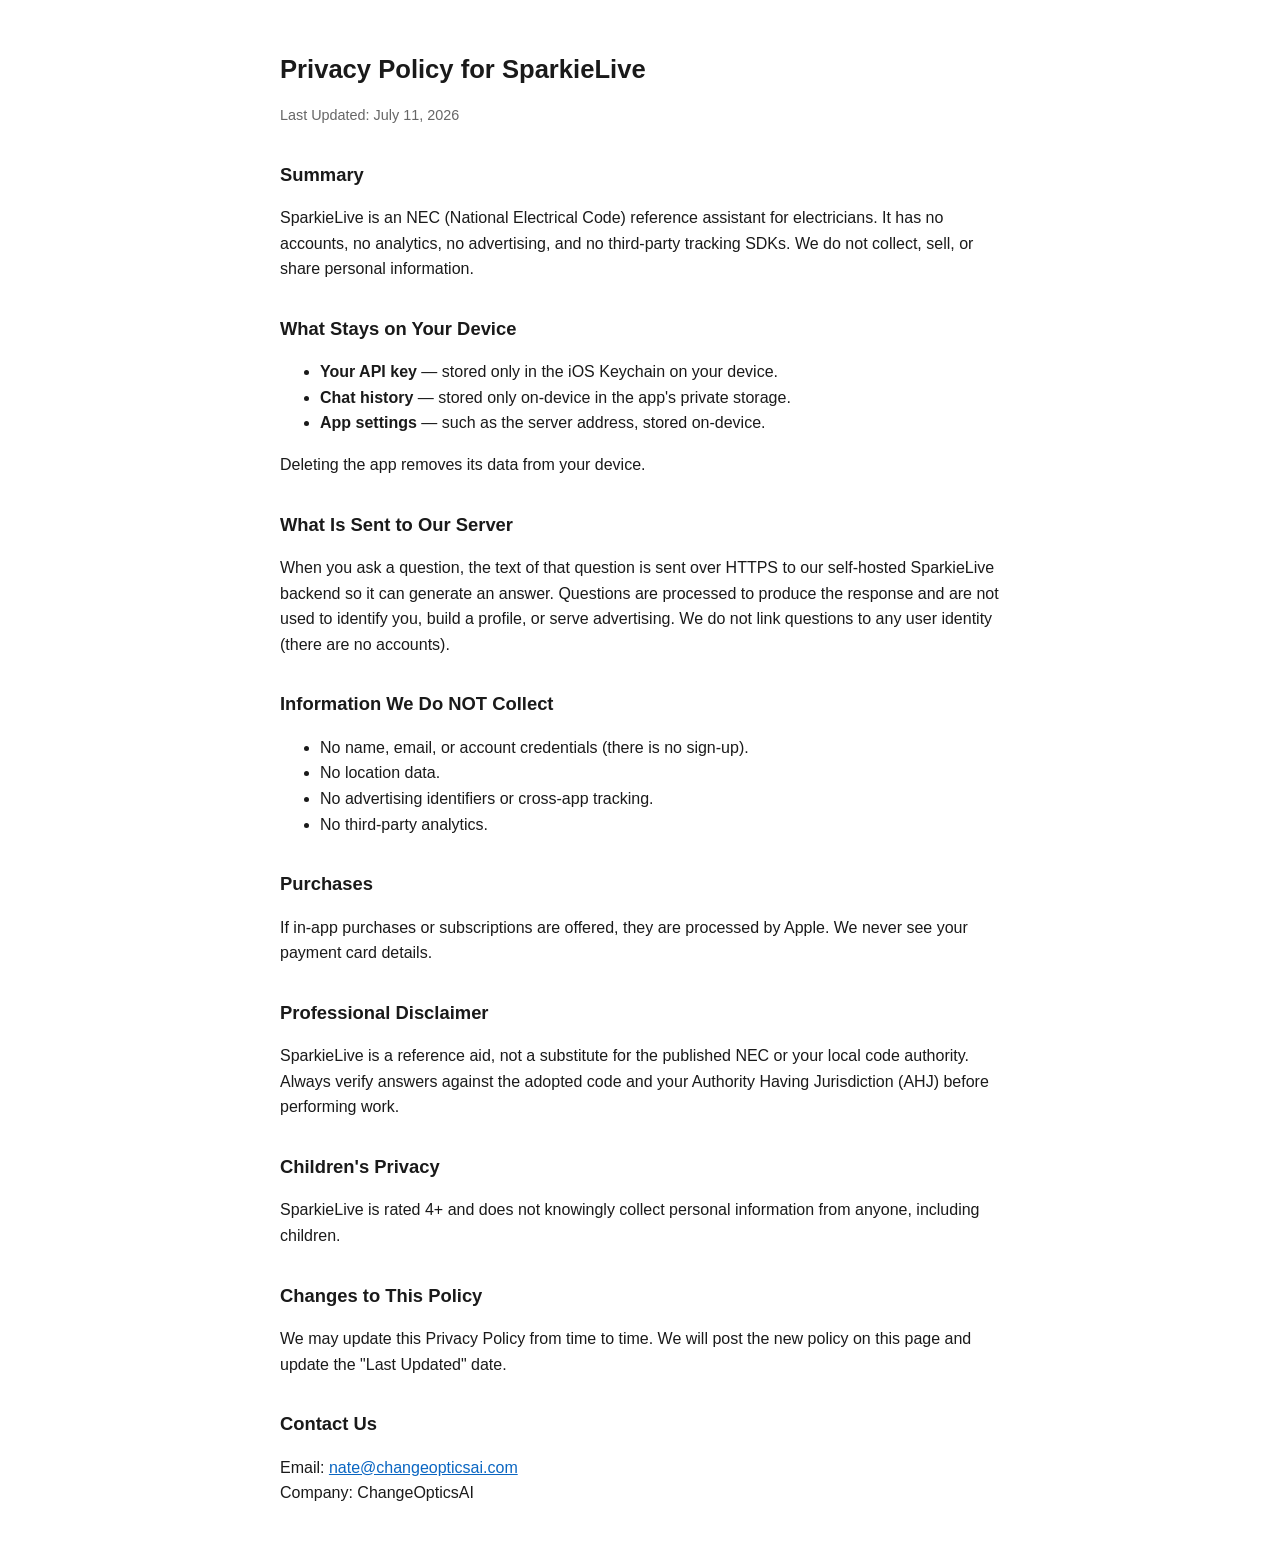
<file: sparkielive/privacy.html>
<!DOCTYPE html>
<html lang="en">
<head>
<meta charset="utf-8">
<meta name="viewport" content="width=device-width, initial-scale=1">
<title>Privacy Policy — SparkieLive</title>
<style>
  body{font-family:-apple-system,BlinkMacSystemFont,"Segoe UI",Roboto,sans-serif;max-width:720px;margin:0 auto;padding:2rem 1.25rem;line-height:1.6;color:#1a1a1a;background:#fff}
  h1{font-size:1.6rem;margin-bottom:.25rem}
  h2{font-size:1.15rem;margin-top:2rem}
  .meta{color:#666;font-size:.9rem;margin-bottom:2rem}
  a{color:#0a66c2}
  @media (prefers-color-scheme:dark){body{background:#111;color:#e8e8e8}.meta{color:#999}a{color:#6ab0f3}}
</style>
</head>
<body>
<h1>Privacy Policy for SparkieLive</h1>
<p class="meta">Last Updated: July 11, 2026</p>

<h2>Summary</h2>
<p>SparkieLive is an NEC (National Electrical Code) reference assistant for electricians. It has no accounts, no analytics, no advertising, and no third-party tracking SDKs. We do not collect, sell, or share personal information.</p>

<h2>What Stays on Your Device</h2>
<ul>
<li><strong>Your API key</strong> — stored only in the iOS Keychain on your device.</li>
<li><strong>Chat history</strong> — stored only on-device in the app's private storage.</li>
<li><strong>App settings</strong> — such as the server address, stored on-device.</li>
</ul>
<p>Deleting the app removes its data from your device.</p>

<h2>What Is Sent to Our Server</h2>
<p>When you ask a question, the text of that question is sent over HTTPS to our self-hosted SparkieLive backend so it can generate an answer. Questions are processed to produce the response and are not used to identify you, build a profile, or serve advertising. We do not link questions to any user identity (there are no accounts).</p>

<h2>Information We Do NOT Collect</h2>
<ul>
<li>No name, email, or account credentials (there is no sign-up).</li>
<li>No location data.</li>
<li>No advertising identifiers or cross-app tracking.</li>
<li>No third-party analytics.</li>
</ul>

<h2>Purchases</h2>
<p>If in-app purchases or subscriptions are offered, they are processed by Apple. We never see your payment card details.</p>

<h2>Professional Disclaimer</h2>
<p>SparkieLive is a reference aid, not a substitute for the published NEC or your local code authority. Always verify answers against the adopted code and your Authority Having Jurisdiction (AHJ) before performing work.</p>

<h2>Children's Privacy</h2>
<p>SparkieLive is rated 4+ and does not knowingly collect personal information from anyone, including children.</p>

<h2>Changes to This Policy</h2>
<p>We may update this Privacy Policy from time to time. We will post the new policy on this page and update the "Last Updated" date.</p>

<h2>Contact Us</h2>
<p>Email: <a href="mailto:nate@changeopticsai.com">nate@changeopticsai.com</a><br>
Company: ChangeOpticsAI</p>
</body>
</html>
</file>
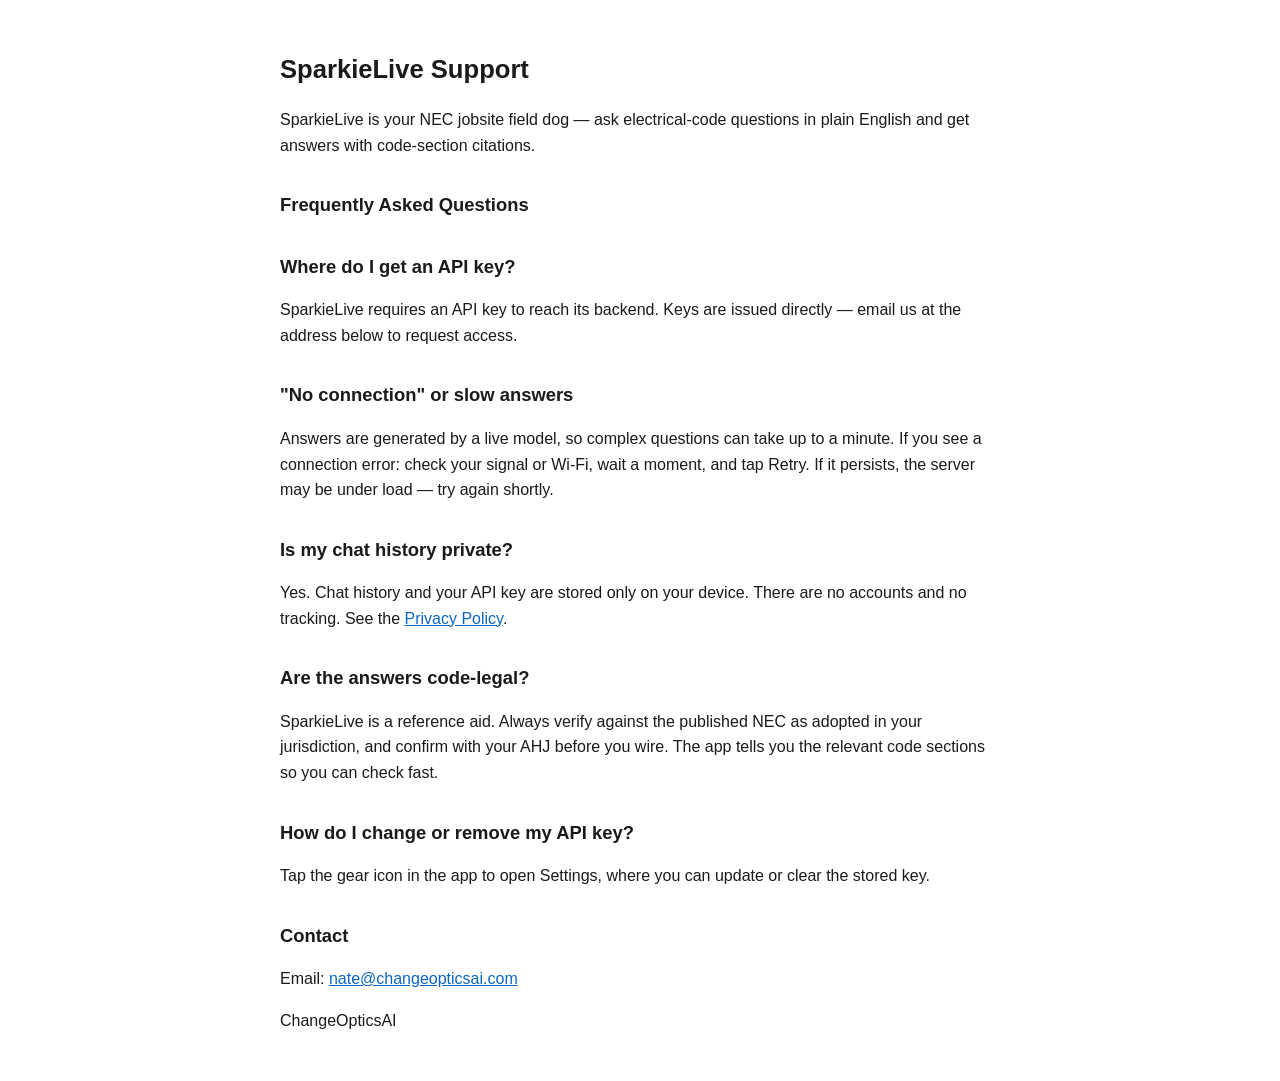
<file: sparkielive/support.html>
<!DOCTYPE html>
<html lang="en">
<head>
<meta charset="utf-8">
<meta name="viewport" content="width=device-width, initial-scale=1">
<title>Support — SparkieLive</title>
<style>
  body{font-family:-apple-system,BlinkMacSystemFont,"Segoe UI",Roboto,sans-serif;max-width:720px;margin:0 auto;padding:2rem 1.25rem;line-height:1.6;color:#1a1a1a;background:#fff}
  h1{font-size:1.6rem}
  h2{font-size:1.15rem;margin-top:2rem}
  a{color:#0a66c2}
  @media (prefers-color-scheme:dark){body{background:#111;color:#e8e8e8}a{color:#6ab0f3}}
</style>
</head>
<body>
<h1>SparkieLive Support</h1>
<p>SparkieLive is your NEC jobsite field dog — ask electrical-code questions in plain English and get answers with code-section citations.</p>

<h2>Frequently Asked Questions</h2>

<h2>Where do I get an API key?</h2>
<p>SparkieLive requires an API key to reach its backend. Keys are issued directly — email us at the address below to request access.</p>

<h2>"No connection" or slow answers</h2>
<p>Answers are generated by a live model, so complex questions can take up to a minute. If you see a connection error: check your signal or Wi-Fi, wait a moment, and tap Retry. If it persists, the server may be under load — try again shortly.</p>

<h2>Is my chat history private?</h2>
<p>Yes. Chat history and your API key are stored only on your device. There are no accounts and no tracking. See the <a href="privacy.html">Privacy Policy</a>.</p>

<h2>Are the answers code-legal?</h2>
<p>SparkieLive is a reference aid. Always verify against the published NEC as adopted in your jurisdiction, and confirm with your AHJ before you wire. The app tells you the relevant code sections so you can check fast.</p>

<h2>How do I change or remove my API key?</h2>
<p>Tap the gear icon in the app to open Settings, where you can update or clear the stored key.</p>

<h2>Contact</h2>
<p>Email: <a href="mailto:nate@changeopticsai.com">nate@changeopticsai.com</a></p>
<p>ChangeOpticsAI</p>
</body>
</html>
</file>
<file: pipehound/site.css>
:root{--navy:#071825;--navy2:#0d2638;--copper:#d17a3f;--cream:#fff8ee;--ink:#152431;--muted:#526473;--line:#d9cec1;--white:#fff;--max:1120px}*{box-sizing:border-box}html{scroll-behavior:smooth}body{margin:0;font-family:Inter,ui-sans-serif,-apple-system,BlinkMacSystemFont,"Segoe UI",sans-serif;color:var(--ink);background:var(--cream);font-size:16px;line-height:1.6}a{color:inherit}.skip{position:absolute;left:-999px;top:8px;background:#fff;color:#000;padding:.75rem 1rem;z-index:10}.skip:focus{left:8px}.wrap{width:min(calc(100% - 2rem),var(--max));margin:auto}.nav{height:72px;display:flex;align-items:center;justify-content:space-between}.brand{display:flex;align-items:center;gap:.7rem;color:var(--white);font-weight:800;text-decoration:none;letter-spacing:-.02em}.brand img{width:40px;height:40px;object-fit:contain}.nav-link{color:#dce7ed;text-decoration:none;font-weight:700;padding:.65rem .8rem}.nav-link:hover{color:#fff}.hero{background:radial-gradient(circle at 78% 38%,#173f55 0,transparent 32%),linear-gradient(145deg,var(--navy),var(--navy2));color:var(--white);min-height:720px;overflow:hidden}.hero-grid{display:grid;grid-template-columns:minmax(0,1.1fr) minmax(300px,.9fr);gap:3rem;align-items:center;padding:5.25rem 0 6rem}.eyebrow{display:inline-flex;align-items:center;gap:.55rem;color:#efb282;text-transform:uppercase;letter-spacing:.12em;font-size:.78rem;font-weight:800}.eyebrow:before{content:"";width:2.25rem;height:2px;background:var(--copper)}h1{font-size:clamp(3rem,7vw,6.2rem);line-height:.96;letter-spacing:-.055em;max-width:780px;margin:1rem 0 1.5rem}.lead{font-size:clamp(1.13rem,2vw,1.35rem);line-height:1.55;color:#dbe7ed;max-width:620px;margin:0 0 2rem}.actions{display:flex;flex-wrap:wrap;align-items:center;gap:1rem}.store-badge{display:inline-flex;min-height:58px;align-items:center;gap:.7rem;padding:.55rem 1rem;background:#050505;color:#fff;border:1px solid #66727b;border-radius:10px;text-decoration:none;line-height:1.05}.store-badge:hover{background:#202020}.store-badge svg{width:29px;height:34px;fill:currentColor}.store-badge small{display:block;font-size:.64rem;letter-spacing:.02em}.store-badge strong{display:block;font-size:1.18rem;margin-top:.18rem}.text-link{min-height:48px;display:inline-flex;align-items:center;color:#fff;text-underline-offset:4px;font-weight:700}.mascot{position:relative;display:grid;place-items:center;min-height:430px}.mascot:before{content:"";position:absolute;width:360px;height:360px;border-radius:50%;background:rgba(209,122,63,.12);border:1px solid rgba(239,178,130,.28)}.mascot img{height:auto;position:relative;width:min(100%,420px);filter:drop-shadow(0 30px 35px rgba(0,0,0,.35))}.trust{display:grid;grid-template-columns:repeat(3,1fr);margin-top:-38px;background:#fff;border:1px solid var(--line);border-radius:18px;box-shadow:0 18px 50px rgba(7,24,37,.12);position:relative}.trust div{padding:1.5rem 1.7rem}.trust div+div{border-left:1px solid var(--line)}.trust strong{display:block;color:var(--navy);font-size:1.05rem}.trust span{color:var(--muted);font-size:.92rem}.section{padding:6.5rem 0}.section-grid{display:grid;grid-template-columns:.8fr 1.2fr;gap:5rem;align-items:start}.kicker{color:#a94f1f;font-weight:800;text-transform:uppercase;letter-spacing:.1em;font-size:.78rem}.section h2{font-size:clamp(2.2rem,4.5vw,4rem);line-height:1.05;letter-spacing:-.045em;margin:.65rem 0 1.2rem;color:var(--navy)}.copy{max-width:650px;color:var(--muted);font-size:1.08rem}.steps{display:grid;gap:1rem;counter-reset:step}.step{counter-increment:step;background:#fff;border:1px solid var(--line);border-radius:14px;padding:1.4rem 1.5rem 1.4rem 4.3rem;position:relative}.step:before{content:counter(step);position:absolute;left:1.35rem;top:1.35rem;width:2rem;height:2rem;border-radius:50%;display:grid;place-items:center;background:var(--navy);color:#fff;font-weight:800}.step h3{margin:0 0 .25rem;color:var(--navy)}.step p{margin:0;color:var(--muted)}.honesty{background:#eaddcc;border-top:1px solid #d7c2ab;border-bottom:1px solid #d7c2ab}.honesty .section-grid{align-items:center}.quote{font-family:Georgia,serif;font-size:clamp(1.7rem,3vw,2.55rem);line-height:1.35;color:var(--navy);margin:0}.note{border-left:4px solid var(--copper);padding-left:1.3rem;color:#46545e}.cta{padding:6rem 0;background:var(--navy);color:#fff;text-align:center}.cta h2{color:#fff;max-width:760px;margin:.5rem auto 1rem}.cta p{color:#cbd9e1;max-width:620px;margin:0 auto 2rem}.footer{background:#04111b;color:#b9c6ce;padding:2.25rem 0}.footer-row{display:flex;justify-content:space-between;align-items:center;gap:1rem;flex-wrap:wrap}.footer a{text-underline-offset:3px}.footer-links{display:flex;gap:1.25rem;flex-wrap:wrap}:focus-visible{outline:3px solid #ffbd7f;outline-offset:4px}@media(max-width:760px){.hero{min-height:auto}.nav{height:64px}.hero-grid{grid-template-columns:1fr;padding:3.3rem 0 6rem;gap:2rem}.mascot{min-height:270px;order:-1}.mascot:before{width:250px;height:250px}.mascot img{width:280px}h1{font-size:clamp(3rem,15vw,4.7rem)}.trust{grid-template-columns:1fr;margin-top:-28px}.trust div+div{border-left:0;border-top:1px solid var(--line)}.section{padding:4.5rem 0}.section-grid{grid-template-columns:1fr;gap:2.25rem}.actions{align-items:flex-start;flex-direction:column}.footer-row{align-items:flex-start;flex-direction:column}}@media(prefers-reduced-motion:reduce){html{scroll-behavior:auto}*{transition:none!important}}
</file>
<file: sparkielive/site.css>
:root{--navy:#07182d;--navy2:#12345a;--copper:#f2b544;--cream:#fffaf0;--ink:#14263a;--muted:#526579;--line:#d8d2c3;--white:#fff;--max:1120px}*{box-sizing:border-box}html{scroll-behavior:smooth}body{margin:0;font-family:Inter,ui-sans-serif,-apple-system,BlinkMacSystemFont,"Segoe UI",sans-serif;color:var(--ink);background:var(--cream);font-size:16px;line-height:1.6}a{color:inherit}.skip{position:absolute;left:-999px;top:8px;background:#fff;color:#000;padding:.75rem 1rem;z-index:10}.skip:focus{left:8px}.wrap{width:min(calc(100% - 2rem),var(--max));margin:auto}.nav{height:72px;display:flex;align-items:center;justify-content:space-between}.brand{display:flex;align-items:center;gap:.7rem;color:var(--white);font-weight:800;text-decoration:none;letter-spacing:-.02em}.brand img{width:40px;height:40px;object-fit:contain}.nav-link{color:#dce7ed;text-decoration:none;font-weight:700;padding:.65rem .8rem}.nav-link:hover{color:#fff}.hero{background:radial-gradient(circle at 78% 38%,#173f55 0,transparent 32%),linear-gradient(145deg,var(--navy),var(--navy2));color:var(--white);min-height:720px;overflow:hidden}.hero-grid{display:grid;grid-template-columns:minmax(0,1.1fr) minmax(300px,.9fr);gap:3rem;align-items:center;padding:5.25rem 0 6rem}.eyebrow{display:inline-flex;align-items:center;gap:.55rem;color:#efb282;text-transform:uppercase;letter-spacing:.12em;font-size:.78rem;font-weight:800}.eyebrow:before{content:"";width:2.25rem;height:2px;background:var(--copper)}h1{font-size:clamp(3rem,7vw,6.2rem);line-height:.96;letter-spacing:-.055em;max-width:780px;margin:1rem 0 1.5rem}.lead{font-size:clamp(1.13rem,2vw,1.35rem);line-height:1.55;color:#dbe7ed;max-width:620px;margin:0 0 2rem}.actions{display:flex;flex-wrap:wrap;align-items:center;gap:1rem}.store-badge{display:inline-flex;min-height:58px;align-items:center;gap:.7rem;padding:.55rem 1rem;background:#050505;color:#fff;border:1px solid #66727b;border-radius:10px;text-decoration:none;line-height:1.05}.store-badge:hover{background:#202020}.store-badge svg{width:29px;height:34px;fill:currentColor}.store-badge small{display:block;font-size:.64rem;letter-spacing:.02em}.store-badge strong{display:block;font-size:1.18rem;margin-top:.18rem}.text-link{min-height:48px;display:inline-flex;align-items:center;color:#fff;text-underline-offset:4px;font-weight:700}.mascot{position:relative;display:grid;place-items:center;min-height:430px}.mascot:before{content:"";position:absolute;width:360px;height:360px;border-radius:50%;background:rgba(209,122,63,.12);border:1px solid rgba(239,178,130,.28)}.mascot img{height:auto;position:relative;width:min(100%,420px);filter:drop-shadow(0 30px 35px rgba(0,0,0,.35))}.trust{display:grid;grid-template-columns:repeat(3,1fr);margin-top:-38px;background:#fff;border:1px solid var(--line);border-radius:18px;box-shadow:0 18px 50px rgba(7,24,37,.12);position:relative}.trust div{padding:1.5rem 1.7rem}.trust div+div{border-left:1px solid var(--line)}.trust strong{display:block;color:var(--navy);font-size:1.05rem}.trust span{color:var(--muted);font-size:.92rem}.section{padding:6.5rem 0}.section-grid{display:grid;grid-template-columns:.8fr 1.2fr;gap:5rem;align-items:start}.kicker{color:#a94f1f;font-weight:800;text-transform:uppercase;letter-spacing:.1em;font-size:.78rem}.section h2{font-size:clamp(2.2rem,4.5vw,4rem);line-height:1.05;letter-spacing:-.045em;margin:.65rem 0 1.2rem;color:var(--navy)}.copy{max-width:650px;color:var(--muted);font-size:1.08rem}.steps{display:grid;gap:1rem;counter-reset:step}.step{counter-increment:step;background:#fff;border:1px solid var(--line);border-radius:14px;padding:1.4rem 1.5rem 1.4rem 4.3rem;position:relative}.step:before{content:counter(step);position:absolute;left:1.35rem;top:1.35rem;width:2rem;height:2rem;border-radius:50%;display:grid;place-items:center;background:var(--navy);color:#fff;font-weight:800}.step h3{margin:0 0 .25rem;color:var(--navy)}.step p{margin:0;color:var(--muted)}.honesty{background:#eaddcc;border-top:1px solid #d7c2ab;border-bottom:1px solid #d7c2ab}.honesty .section-grid{align-items:center}.quote{font-family:Georgia,serif;font-size:clamp(1.7rem,3vw,2.55rem);line-height:1.35;color:var(--navy);margin:0}.note{border-left:4px solid var(--copper);padding-left:1.3rem;color:#46545e}.cta{padding:6rem 0;background:var(--navy);color:#fff;text-align:center}.cta h2{color:#fff;max-width:760px;margin:.5rem auto 1rem}.cta p{color:#cbd9e1;max-width:620px;margin:0 auto 2rem}.footer{background:#04111b;color:#b9c6ce;padding:2.25rem 0}.footer-row{display:flex;justify-content:space-between;align-items:center;gap:1rem;flex-wrap:wrap}.footer a{text-underline-offset:3px}.footer-links{display:flex;gap:1.25rem;flex-wrap:wrap}:focus-visible{outline:3px solid #ffbd7f;outline-offset:4px}@media(max-width:760px){.hero{min-height:auto}.nav{height:64px}.hero-grid{grid-template-columns:1fr;padding:3.3rem 0 6rem;gap:2rem}.mascot{min-height:270px;order:-1}.mascot:before{width:250px;height:250px}.mascot img{width:280px}h1{font-size:clamp(3rem,15vw,4.7rem)}.trust{grid-template-columns:1fr;margin-top:-28px}.trust div+div{border-left:0;border-top:1px solid var(--line)}.section{padding:4.5rem 0}.section-grid{grid-template-columns:1fr;gap:2.25rem}.actions{align-items:flex-start;flex-direction:column}.footer-row{align-items:flex-start;flex-direction:column}}@media(prefers-reduced-motion:reduce){html{scroll-behavior:auto}*{transition:none!important}}
</file>
